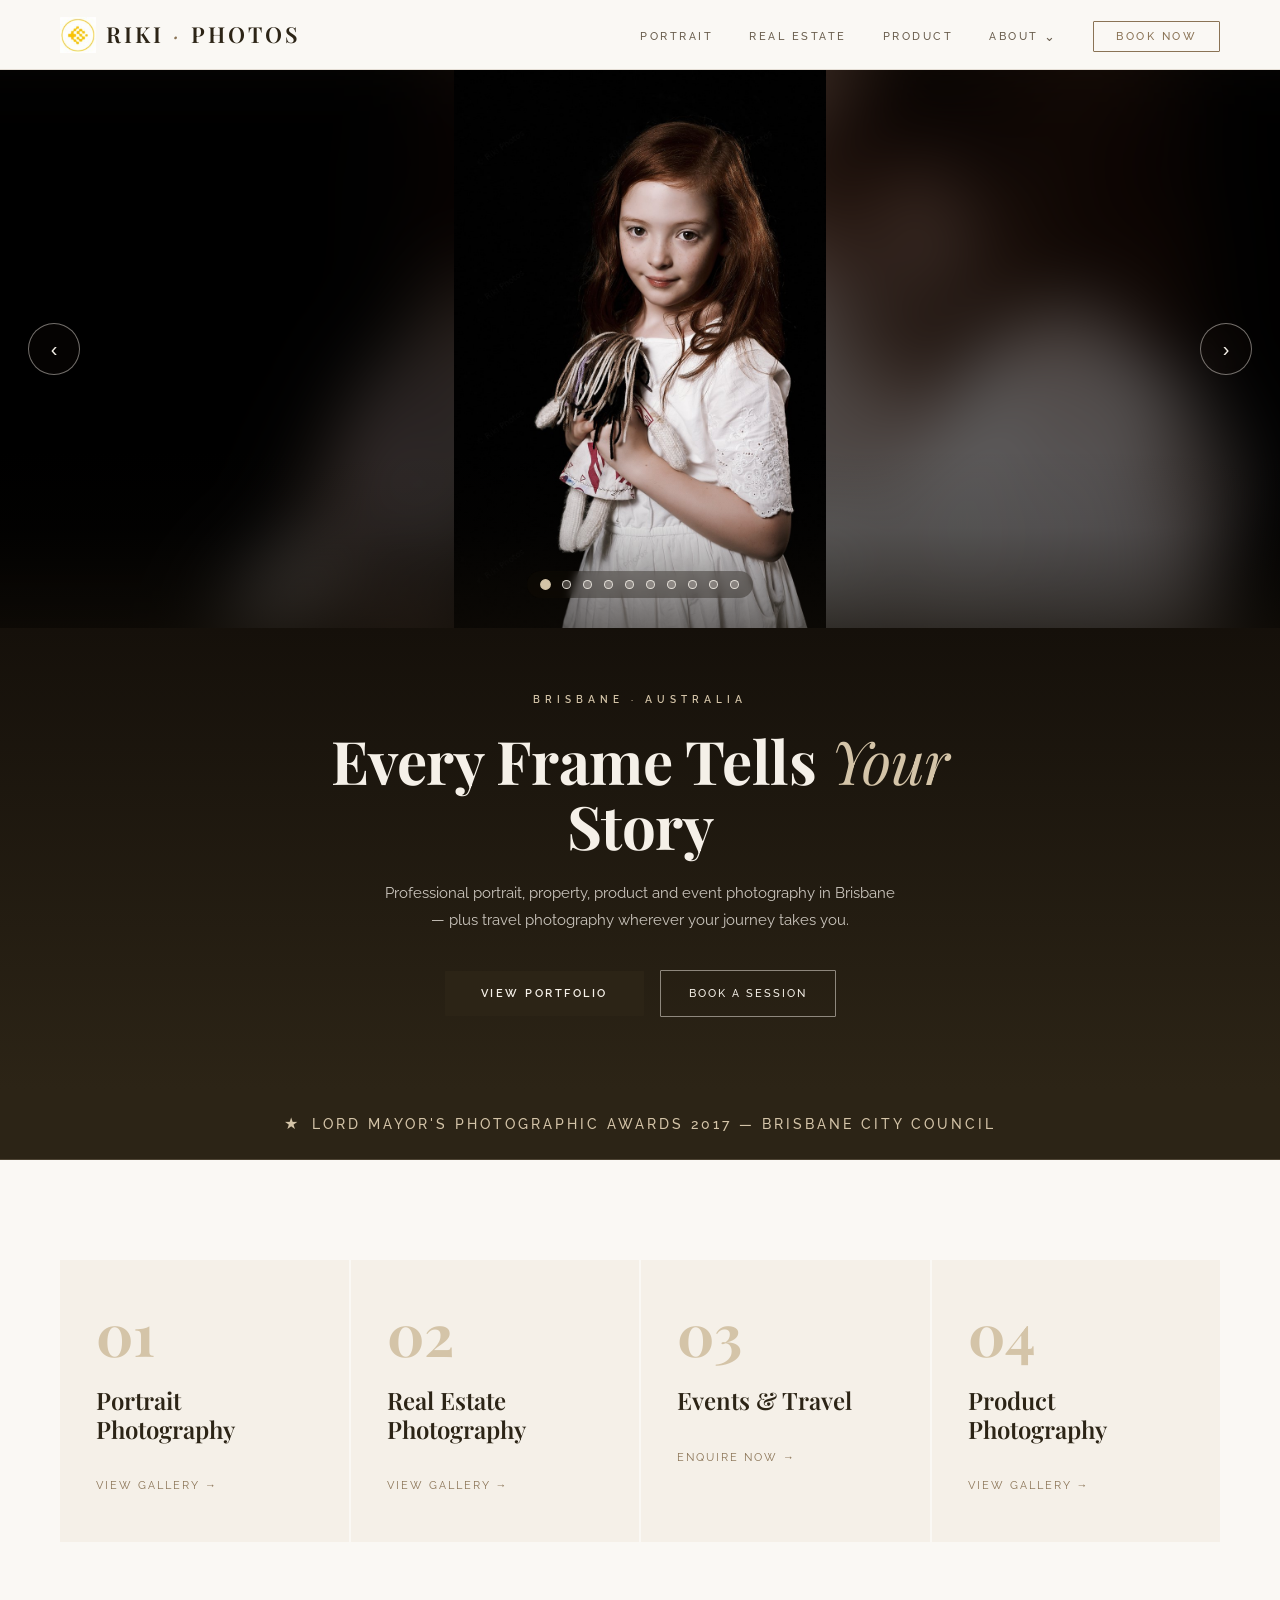
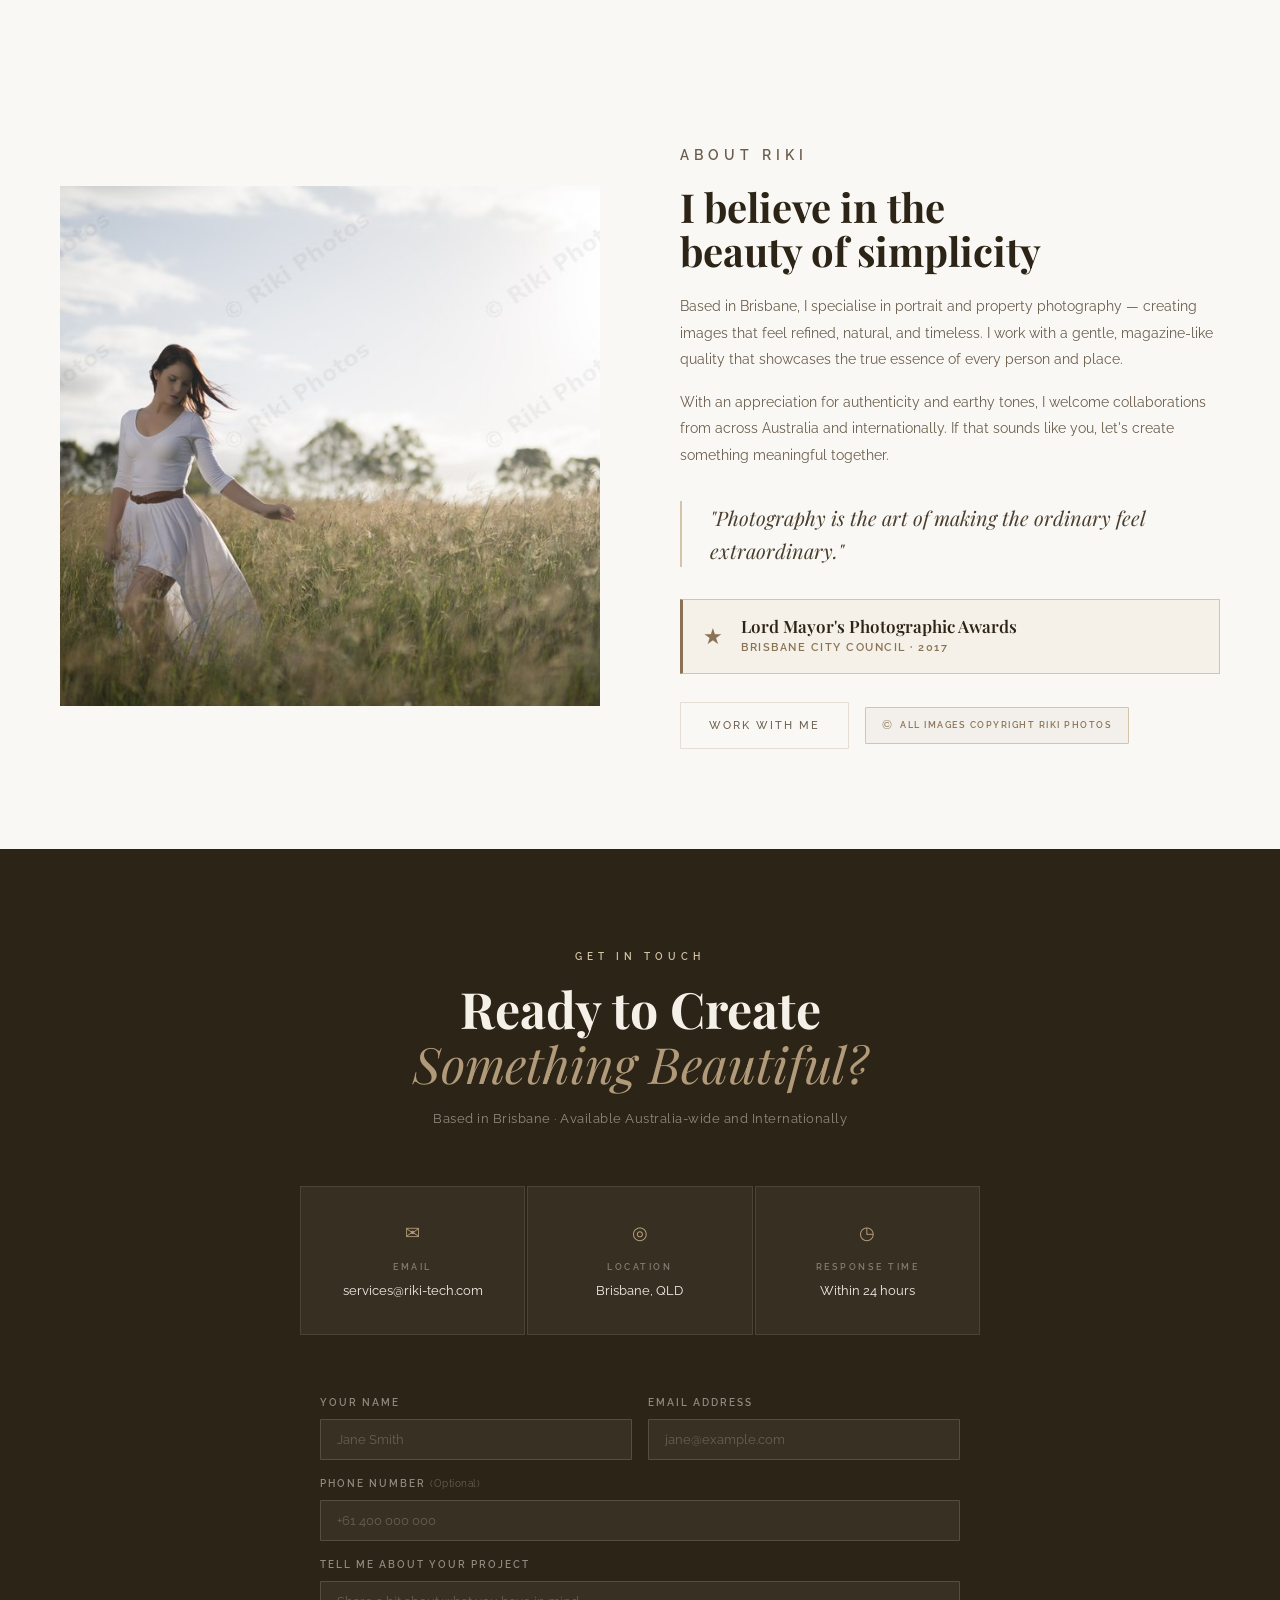
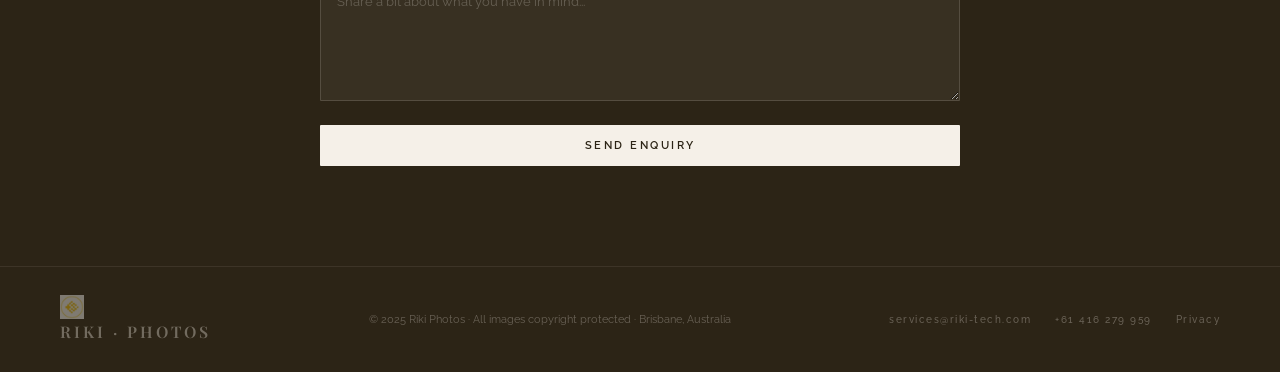
<file: index.html>
<!DOCTYPE html>
<html lang="en">
<head>
  <meta charset="UTF-8">
  <meta name="viewport" content="width=device-width, initial-scale=1.0">
  <meta name="description" content="Riki Photos — Professional portrait, property, product and event photography in Brisbane. Wedding, party & celebration photography plus travel photography Australia-wide and internationally.">
  <meta name="keywords" content="photography Brisbane, portrait photographer Brisbane, property photography Brisbane, event photographer Brisbane, wedding photography Brisbane, party photographer, travel photographer Australia">
  <meta name="author" content="Riki Photos">
  <meta property="og:title" content="Riki Photos — Brisbane Photography">
  <meta property="og:description" content="Professional portrait, property, product and event photography in Brisbane. Travel photography available worldwide.">
  <meta property="og:type" content="website">
  <meta property="og:url" content="https://rikiphotos.com/">
  <link rel="canonical" href="https://rikiphotos.com/">
  <title>Riki Photos — Portrait, Property & Event Photography Brisbane</title>
  <link rel="icon" type="image/x-icon" href="images/favicon.ico">
  <link rel="icon" type="image/png" sizes="32x32" href="images/favicon-32x32.png">
  <link rel="apple-touch-icon" sizes="180x180" href="images/apple-touch-icon.png">
  <style>
/* ═══════════════════════════════════════════════
   RIKI PHOTOS — Main Stylesheet
   Fonts: Playfair Display (headings) + Raleway (body)
   Theme: Warm cream / earthy gold
   © 2025 Riki Photos
═══════════════════════════════════════════════ */

/* ── RESET & VARIABLES ── */
*, *::before, *::after { margin: 0; padding: 0; box-sizing: border-box; }

:root {
  --cream:        #F5F0E8;
  --cream2:       #EDE8DF;
  --cream3:       #E4DDD1;
  --warm-white:   #FAF8F4;
  --gold:         #8A7355;
  --gold-light:   #B09A7A;
  --gold-pale:    #D4C4A8;
  --dark:         #2C2416;
  --mid:          #4A3F2F;
  --muted:        #6A5E4E;
  --light-muted:  #A89C8C;
  --border:       rgba(138, 115, 85, 0.2);
  --font-heading: 'Playfair Display', Georgia, serif;
  --font-body:    'Raleway', 'Helvetica Neue', sans-serif;
  --nav-h:        70px;
}

html { scroll-behavior: smooth; }

body {
  background: var(--warm-white);
  color: var(--dark);
  font-family: var(--font-body);
  font-weight: 400;
  line-height: 1.6;
  font-size: 15px;
  -webkit-font-smoothing: antialiased;
}

img {
  display: block;
  width: 100%;
  height: 100%;
  object-fit: cover;
  object-position: center;
  pointer-events: none;
  -webkit-user-drag: none;
  user-select: none;
  -webkit-user-select: none;
}

/* All photo containers must be positioned so img absolute works */
.hero-photo,
.hero-photo-sm,
.portfolio-item,
.travel-visual,
.about-visual {
  position: relative;
  overflow: hidden;
}

/* Images inside photo containers: absolutely fill the box */
.hero-photo > img,
.hero-photo-sm > img,
.portfolio-item > img,
.travel-visual > img,
.about-visual > img {
  position: absolute;
  inset: 0;
  width: 100%;
  height: 100%;
  object-fit: cover;
  object-position: center;
}

a { color: inherit; text-decoration: none; }

/* ── UTILITY ── */
.section-label {
  font-size: 10px;
  letter-spacing: 5px;
  text-transform: uppercase;
  color: var(--gold);
  margin-bottom: 16px;
  font-weight: 600;
  display: block;
}

.section-title {
  font-family: var(--font-heading);
  font-size: 44px;
  font-weight: 700;
  color: var(--dark);
  line-height: 1.1;
  margin-bottom: 60px;
}

.section-title.sm { font-size: 34px; margin-bottom: 0; }

.section-line {
  height: 0.5px;
  background: var(--border);
  margin: 0 60px;
}

/* ── BUTTONS ── */
.btn-primary {
  display: inline-block;
  background: var(--dark);
  color: var(--cream);
  border: none;
  padding: 14px 36px;
  font-family: var(--font-body);
  font-size: 11px;
  letter-spacing: 2.5px;
  text-transform: uppercase;
  cursor: pointer;
  font-weight: 600;
  border-radius: 1px;
  transition: background 0.3s;
  text-decoration: none;
}
.btn-primary:hover { background: var(--mid); }

.btn-ghost {
  display: inline-block;
  background: none;
  border: 0.5px solid var(--border);
  color: var(--muted);
  padding: 14px 28px;
  font-family: var(--font-body);
  font-size: 11px;
  letter-spacing: 2px;
  text-transform: uppercase;
  cursor: pointer;
  font-weight: 500;
  border-radius: 1px;
  transition: all 0.3s;
  text-decoration: none;
}
.btn-ghost:hover { border-color: var(--gold); color: var(--gold); }

.btn-text {
  display: inline-block;
  background: none;
  border: none;
  color: var(--muted);
  font-size: 11px;
  letter-spacing: 2px;
  text-transform: uppercase;
  cursor: pointer;
  font-family: var(--font-body);
  font-weight: 500;
  padding: 14px 0;
  border-bottom: 0.5px solid transparent;
  transition: all 0.3s;
  text-decoration: none;
}
.btn-text:hover { color: var(--dark); border-bottom-color: var(--dark); }

.btn-light {
  display: inline-block;
  background: var(--cream);
  color: var(--dark);
  border: none;
  padding: 14px 44px;
  font-family: var(--font-body);
  font-size: 11px;
  letter-spacing: 2.5px;
  text-transform: uppercase;
  cursor: pointer;
  font-weight: 600;
  border-radius: 1px;
  transition: background 0.3s;
  text-decoration: none;
}
.btn-light:hover { background: var(--gold-pale); }

/* Placeholder blocks (remove once real images are added) */
.img-placeholder {
  width: 100%;
  height: 100%;
  display: flex;
  align-items: center;
  justify-content: center;
  background: linear-gradient(140deg, #D4C9B5 0%, #C4B89E 50%, #B8A888 100%);
  position: relative;
}

.img-placeholder::after {
  content: attr(data-label);
  font-size: 9px;
  letter-spacing: 3px;
  text-transform: uppercase;
  color: rgba(44,36,22,0.3);
  font-weight: 500;
}

/* ── NAVIGATION ── */
#navbar {
  position: sticky;
  top: 0;
  z-index: 200;
  background: rgba(250, 248, 244, 0.97);
  backdrop-filter: blur(8px);
  -webkit-backdrop-filter: blur(8px);
  border-bottom: 0.5px solid var(--border);
  padding: 0 60px;
  display: flex;
  align-items: center;
  justify-content: space-between;
  height: var(--nav-h);
  transition: box-shadow 0.3s;
}

#navbar.scrolled { box-shadow: 0 1px 20px rgba(44,36,22,0.06); }

.logo {
  font-family: var(--font-heading);
  font-size: 22px;
  font-weight: 600;
  letter-spacing: 3px;
  color: var(--dark);
  text-transform: uppercase;
  flex-shrink: 0;
  display: flex;
  align-items: center;
  gap: 10px;
  text-decoration: none;
}
.logo-img {
  width: 36px;
  height: 36px;
  object-fit: contain;
  display: block;
  pointer-events: none;
  -webkit-user-drag: none;
}
.logo-dot { color: var(--gold); font-weight: 400; font-style: italic; }

.nav-links {
  display: flex;
  gap: 36px;
  list-style: none;
  align-items: center;
}

.nav-links a {
  color: var(--muted);
  font-size: 11px;
  letter-spacing: 2.5px;
  text-transform: uppercase;
  font-weight: 500;
  transition: color 0.3s;
  padding: 4px 0;
  position: relative;
}
.nav-links a::after {
  content: '';
  position: absolute;
  bottom: 0;
  left: 0;
  width: 0;
  height: 0.5px;
  background: var(--gold);
  transition: width 0.3s;
}
.nav-links a:hover { color: var(--dark); }
.nav-links a:hover::after { width: 100%; }

.nav-cta {
  border: 0.5px solid var(--gold) !important;
  padding: 8px 22px !important;
  color: var(--gold) !important;
  border-radius: 1px;
}
.nav-cta::after { display: none !important; }
.nav-cta:hover { background: var(--gold) !important; color: var(--cream) !important; }

.nav-toggle {
  display: none;
  flex-direction: column;
  gap: 5px;
  background: none;
  border: none;
  cursor: pointer;
  padding: 4px;
}
.nav-toggle span {
  display: block;
  width: 24px;
  height: 1px;
  background: var(--dark);
  transition: all 0.3s;
}

/* ── NAV DROPDOWN ── */
.has-dropdown { position: relative; }
.nav-dropdown-toggle {
  background: none;
  border: none;
  cursor: pointer;
  color: var(--muted);
  font-size: 11px;
  letter-spacing: 2.5px;
  text-transform: uppercase;
  font-weight: 500;
  font-family: var(--font-body);
  padding: 4px 0;
  display: inline-flex;
  align-items: center;
  gap: 5px;
  transition: color 0.3s;
}
.nav-dropdown-toggle:hover,
.nav-dropdown-toggle.active { color: var(--dark); }
.nav-caret { font-size: 13px; line-height: 1; transition: transform 0.3s; }
.nav-dropdown {
  list-style: none;
  position: absolute;
  top: 100%;
  left: 50%;
  transform: translateX(-50%) translateY(8px);
  background: var(--warm-white);
  border: 0.5px solid var(--border);
  padding: 8px 0;
  min-width: 150px;
  opacity: 0;
  visibility: hidden;
  transition: opacity 0.25s ease, transform 0.25s ease;
  box-shadow: 0 8px 30px rgba(44,36,22,0.10);
  z-index: 200;
}
.has-dropdown:hover .nav-dropdown {
  opacity: 1;
  visibility: visible;
  transform: translateX(-50%) translateY(2px);
}
.has-dropdown:hover .nav-caret { transform: rotate(180deg); }
.nav-dropdown li { width: 100%; }
.nav-dropdown a {
  display: block;
  padding: 9px 22px;
  font-size: 11px;
  letter-spacing: 2px;
  white-space: nowrap;
}
.nav-dropdown a::after { display: none; }


/* ── HERO CAROUSEL (full-width, image only) ── */
.hero {
  position: relative;
  height: 62vh;
  min-height: 420px;
  max-height: 680px;
  overflow: hidden;
  background: #1a140c;
}

.hero-carousel { position: absolute; inset: 0; }
.hero-slide {
  position: absolute;
  inset: 0;
  opacity: 0;
  transition: opacity 1.1s ease;
  background: #1a140c;
}
.hero-slide.active { opacity: 1; }
/* Blurred fill behind the contained photo for an elegant edge */
.hero-slide-bg {
  position: absolute; inset: 0;
  background-size: cover;
  background-position: center;
  filter: blur(34px) brightness(0.4) saturate(1.1);
  transform: scale(1.15);
}
.hero-slide-img {
  position: absolute; inset: 0;
  width: 100%; height: 100%;
  object-fit: contain;            /* whole photo always visible */
  object-position: center;
  z-index: 1;
  -webkit-user-drag: none;
  user-select: none;
}
/* Subtle bottom gradient so the dots stay visible on light photos */
.hero-scrim {
  position: absolute; inset: 0;
  z-index: 2;
  background: linear-gradient(to top, rgba(20,15,8,0.55) 0%, rgba(20,15,8,0.10) 18%, transparent 32%);
  pointer-events: none;
}

/* ── HERO TEXT BAND (below carousel) ── */
.hero-text {
  background: linear-gradient(to bottom, #15100a 0%, var(--dark) 100%);
  padding: 64px 64px 72px;
  text-align: center;
}
.hero-text-inner { max-width: 760px; margin: 0 auto; }
.hero-eyebrow {
  font-size: 10px;
  letter-spacing: 5px;
  text-transform: uppercase;
  color: var(--gold-pale);
  margin-bottom: 20px;
  font-weight: 600;
}
.hero-title {
  font-family: var(--font-heading);
  font-size: clamp(38px, 5vw, 60px);
  font-weight: 700;
  line-height: 1.08;
  color: var(--cream);
  margin-bottom: 22px;
  letter-spacing: -0.5px;
}
.hero-title em { font-style: italic; color: var(--gold-pale); font-weight: 400; }
.hero-sub {
  font-size: 15px;
  color: rgba(245,240,232,0.8);
  line-height: 1.8;
  max-width: 520px;
  margin: 0 auto 36px;
  font-weight: 400;
}
.hero-actions { display: flex; gap: 16px; align-items: center; justify-content: center; flex-wrap: wrap; }
.hero-text .btn-ghost { color: var(--cream); border-color: rgba(245,240,232,0.5); }
.hero-text .btn-ghost:hover { border-color: var(--gold-pale); color: var(--gold-pale); }

/* Arrows */
.hero-arrow {
  position: absolute;
  top: 50%;
  transform: translateY(-50%);
  z-index: 6;
  width: 52px; height: 52px;
  border-radius: 50%;
  border: 0.5px solid rgba(245,240,232,0.45);
  background: rgba(20,15,8,0.25);
  backdrop-filter: blur(6px);
  color: var(--cream);
  font-size: 20px;
  cursor: pointer;
  display: flex; align-items: center; justify-content: center;
  transition: background 0.25s ease, border-color 0.25s ease;
}
.hero-arrow:hover { background: rgba(138,115,85,0.55); border-color: var(--gold-pale); }
.hero-arrow.prev { left: 28px; }
.hero-arrow.next { right: 28px; }

/* Dots */
.hero-dots {
  position: absolute;
  z-index: 6;
  bottom: 30px;
  left: 50%;
  transform: translateX(-50%);
  display: flex;
  gap: 12px;
  background: rgba(20,15,8,0.35);
  backdrop-filter: blur(4px);
  padding: 9px 14px;
  border-radius: 30px;
}
.hero-dot {
  width: 9px; height: 9px;
  border-radius: 50%;
  border: 1px solid rgba(245,240,232,0.85);
  background: rgba(245,240,232,0.25);
  cursor: pointer;
  padding: 0;
  transition: background 0.25s ease, transform 0.25s ease;
}
.hero-dot.active { background: var(--gold-pale); border-color: var(--gold-pale); transform: scale(1.2); }

/* ── AWARD STRIP (below carousel) ── */
.award-strip {
  display: flex;
  align-items: center;
  justify-content: center;
  gap: 14px;
  padding: 22px 32px;
  background: var(--dark);
  border-bottom: 0.5px solid rgba(212,196,168,0.2);
}
.award-strip-icon { color: var(--gold-pale); font-size: 16px; }
.award-strip-text {
  font-size: 14px;
  letter-spacing: 3px;
  text-transform: uppercase;
  color: var(--gold-pale);
  font-weight: 500;
  text-align: center;
}

/* ── PROTECTION BAR ── */





/* ── SERVICES ── */
.services { padding: 100px 60px; background: var(--warm-white); }

.services-grid {
  display: grid;
  grid-template-columns: repeat(4, 1fr);
  gap: 2px;
}

.service-card {
  background: var(--cream);
  padding: 44px 36px;
  border-bottom: 2px solid transparent;
  transition: background 0.4s, border-color 0.4s;
}
.service-card { display: block; text-decoration: none; color: inherit; }
.service-go {
  display: inline-block;
  margin-top: 18px;
  font-size: 11px;
  letter-spacing: 2px;
  text-transform: uppercase;
  color: var(--gold);
  transition: color 0.25s ease, transform 0.25s ease;
}
.service-card:hover .service-go { color: var(--dark); transform: translateX(4px); }
.service-card:hover { background: var(--cream2); border-bottom-color: var(--gold); }
.service-card--static:hover { background: var(--cream); border-bottom-color: transparent; }
.service-card--static { cursor: default; }
.service-go--link:hover { color: var(--dark); }

.service-num {
  font-family: var(--font-heading);
  font-size: 58px;
  font-weight: 700;
  color: var(--gold-pale);
  line-height: 1;
  margin-bottom: 24px;
}

.service-name {
  font-family: var(--font-heading);
  font-size: 24px;
  font-weight: 600;
  color: var(--dark);
  margin-bottom: 16px;
  line-height: 1.2;
}

.service-desc {
  font-size: 13px;
  color: var(--muted);
  line-height: 1.85;
  margin-bottom: 28px;
}

.service-tags { display: flex; flex-wrap: wrap; gap: 7px; }
.tag {
  font-size: 9px;
  letter-spacing: 1.5px;
  text-transform: uppercase;
  color: var(--gold);
  border: 0.5px solid var(--gold-pale);
  padding: 4px 10px;
  border-radius: 1px;
  background: rgba(138, 115, 85, 0.04);
  font-weight: 600;
}

/* ── PORTFOLIO ── */
.portfolio { padding: 0 60px 100px; background: var(--warm-white); }

.portfolio-header {
  display: flex;
  justify-content: space-between;
  align-items: flex-end;
  margin-bottom: 36px;
  padding-top: 0;
  margin-top: 0;
}

.portfolio-grid {
  display: grid;
  grid-template-columns: 1.4fr 1fr 1fr;
  grid-template-rows: 270px 270px;
  gap: 3px;
}

.portfolio-item {
  position: relative;
  overflow: hidden;
  cursor: pointer;
}
.portfolio-item.span2 { grid-row: span 2; }

.portfolio-placeholder {
  width: 100%;
  height: 100%;
  transition: transform 0.6s ease;
}
.portfolio-item:hover .portfolio-placeholder { transform: scale(1.04); }
.portfolio-item:hover img {
  transform: scale(1.04);
  transition: transform 0.6s ease;
}

.portfolio-label {
  position: absolute;
  bottom: 0; left: 0; right: 0;
  padding: 20px 16px 14px;
  background: linear-gradient(to top, rgba(245,240,232,0.92) 0%, transparent 100%);
  font-size: 10px;
  letter-spacing: 2px;
  text-transform: uppercase;
  color: var(--mid);
  opacity: 0;
  transition: opacity 0.3s;
  font-weight: 500;
  z-index: 15;
}
.portfolio-item:hover .portfolio-label { opacity: 1; }

/* ── TRAVEL ── */
.travel-section { padding: 100px 60px; background: var(--cream); }

.travel-inner {
  display: grid;
  grid-template-columns: 1fr 1fr;
  gap: 80px;
  align-items: center;
}

.travel-visual {
  height: 480px;
  position: relative;
  overflow: hidden;
}
.travel-placeholder { height: 100%; }

.travel-cities {
  position: absolute;
  bottom: 24px; left: 24px; right: 24px;
  display: flex;
  gap: 8px;
  flex-wrap: wrap;
  z-index: 20;
}
.city-pill {
  background: rgba(250, 248, 244, 0.8);
  border: 0.5px solid rgba(138, 115, 85, 0.3);
  padding: 5px 12px;
  font-size: 9px;
  letter-spacing: 2px;
  text-transform: uppercase;
  color: var(--mid);
  border-radius: 100px;
  font-weight: 600;
}

.travel-content .section-title { font-size: 40px; margin-bottom: 24px; }

.travel-content > p {
  font-size: 14px;
  color: var(--muted);
  line-height: 1.9;
  margin-bottom: 28px;
}

.bullet-list {
  list-style: none;
  display: flex;
  flex-direction: column;
  gap: 14px;
  margin-bottom: 36px;
}
.bullet-list li {
  padding-left: 20px;
  position: relative;
  font-size: 13px;
  color: var(--muted);
  line-height: 1.7;
}
.bullet-list li::before {
  content: '—';
  position: absolute;
  left: 0;
  color: var(--gold);
  font-weight: 600;
}

/* ── ABOUT ── */
.about-section {
  padding: 100px 60px;
  background: var(--warm-white);
  display: grid;
  grid-template-columns: 1fr 1fr;
  gap: 80px;
  align-items: center;
}

.about-visual {
  height: 520px;
  position: relative;
  overflow: hidden;
}
.about-placeholder { height: 100%; background: linear-gradient(160deg, #C8BEA8 0%, #BEB49E 60%, #B0A890 100%); }

.about-content .section-title { font-size: 40px; margin-bottom: 20px; }

.about-content > p {
  font-size: 14px;
  color: var(--muted);
  line-height: 1.9;
  margin-bottom: 16px;
}

.quote-block {
  border-left: 2px solid var(--gold-pale);
  padding-left: 28px;
  margin: 32px 0;
  border-radius: 0;
}
.quote-text {
  font-family: var(--font-heading);
  font-size: 20px;
  font-style: italic;
  font-weight: 400;
  color: var(--mid);
  line-height: 1.65;
}

.about-actions {
  display: flex;
  gap: 16px;
  align-items: center;
  flex-wrap: wrap;
  margin-top: 28px;
}

.ip-badge {
  display: flex;
  align-items: center;
  gap: 8px;
  background: rgba(138, 115, 85, 0.06);
  border: 0.5px solid var(--gold-pale);
  padding: 8px 16px;
  border-radius: 1px;
}
.ip-badge-icon { font-size: 12px; color: var(--gold); }
.ip-badge-text {
  font-size: 9px;
  letter-spacing: 1.5px;
  text-transform: uppercase;
  color: var(--gold);
  font-weight: 600;
}

/* ── PROCESS ── */
.process-section { padding: 80px 60px; background: var(--cream); }
.process-header { margin-bottom: 0; }
.process-header .section-title { font-size: 40px; margin-bottom: 0; }

.process-steps {
  display: grid;
  grid-template-columns: repeat(4, 1fr);
  border-top: 0.5px solid var(--border);
  margin-top: 56px;
}

.process-step {
  padding: 36px 28px 36px 0;
  border-right: 0.5px solid var(--border);
}
.process-step:last-child { border-right: none; }
.process-step:not(:first-child) { padding-left: 28px; padding-right: 0; }

.step-num {
  font-family: var(--font-heading);
  font-size: 46px;
  font-weight: 700;
  color: var(--gold-pale);
  line-height: 1;
  margin-bottom: 18px;
}
.step-title {
  font-family: var(--font-heading);
  font-size: 19px;
  color: var(--dark);
  margin-bottom: 10px;
  font-weight: 600;
}
.step-desc { font-size: 12px; color: var(--muted); line-height: 1.8; }

/* ── CONTACT ── */
.contact-section {
  padding: 100px 60px;
  background: var(--dark);
  text-align: center;
}
.contact-section .section-label { color: var(--gold-pale); }

.contact-title {
  font-family: var(--font-heading);
  font-size: 50px;
  font-weight: 700;
  color: var(--cream);
  margin-bottom: 18px;
  line-height: 1.1;
}
.contact-title em { color: var(--gold-light); font-style: italic; font-weight: 400; }

.contact-sub {
  font-size: 13px;
  color: rgba(245, 240, 232, 0.5);
  margin-bottom: 56px;
  letter-spacing: 0.5px;
}

.contact-grid {
  display: grid;
  grid-template-columns: repeat(3, 1fr);
  gap: 2px;
  max-width: 680px;
  margin: 0 auto 60px;
}
.contact-card {
  background: rgba(245, 240, 232, 0.05);
  border: 0.5px solid rgba(245, 240, 232, 0.1);
  padding: 32px 20px;
  display: flex;
  flex-direction: column;
  align-items: center;
}
.contact-icon { font-size: 18px; color: var(--gold-light); margin-bottom: 12px; }
.contact-card-label {
  font-size: 9px;
  letter-spacing: 2.5px;
  text-transform: uppercase;
  color: rgba(245, 240, 232, 0.4);
  margin-bottom: 7px;
  font-weight: 600;
}
.contact-card-val { font-size: 13px; color: var(--cream); }
a.contact-card-val:hover { color: var(--gold-light); }

/* CONTACT FORM */
.contact-form {
  max-width: 640px;
  margin: 0 auto;
  text-align: left;
}
.form-row { display: grid; grid-template-columns: 1fr 1fr; gap: 16px; }
.form-group { display: flex; flex-direction: column; margin-bottom: 16px; }

.form-group label {
  font-size: 10px;
  letter-spacing: 2px;
  text-transform: uppercase;
  color: rgba(245, 240, 232, 0.5);
  margin-bottom: 8px;
  font-weight: 600;
}
.label-optional {
  color: rgba(245, 240, 232, 0.3);
  font-weight: 400;
  text-transform: none;
  letter-spacing: 0.5px;
}

.form-group input,
.form-group select,
.form-group textarea {
  background: rgba(245, 240, 232, 0.06);
  border: 0.5px solid rgba(245, 240, 232, 0.15);
  color: var(--cream);
  padding: 12px 16px;
  font-family: var(--font-body);
  font-size: 13px;
  font-weight: 400;
  border-radius: 1px;
  outline: none;
  transition: border-color 0.3s;
  width: 100%;
}
.form-group input::placeholder,
.form-group textarea::placeholder { color: rgba(245, 240, 232, 0.25); }
.form-group input:focus,
.form-group select:focus,
.form-group textarea:focus { border-color: rgba(201, 169, 110, 0.5); }
.form-group select option { background: var(--dark); color: var(--cream); }
.form-group textarea { resize: vertical; min-height: 120px; }

.contact-form .btn-light { margin-top: 8px; width: 100%; text-align: center; }

.form-success {
  display: none;
  text-align: center;
  padding: 24px;
  background: rgba(245, 240, 232, 0.06);
  border: 0.5px solid rgba(245, 240, 232, 0.15);
  color: var(--cream);
  font-size: 14px;
  letter-spacing: 0.5px;
  margin-top: 16px;
}

/* ── FOOTER ── */
footer {
  padding: 28px 60px;
  background: var(--dark);
  border-top: 0.5px solid rgba(245, 240, 232, 0.08);
  display: flex;
  justify-content: space-between;
  align-items: center;
  flex-wrap: wrap;
  gap: 16px;
}
.footer-logo {
  font-family: var(--font-heading);
  font-size: 16px;
  letter-spacing: 3px;
  color: rgba(245, 240, 232, 0.35);
  text-transform: uppercase;
  font-weight: 600;
}
.footer-copy { font-size: 11px; color: rgba(245, 240, 232, 0.3); }
.footer-links { display: flex; gap: 24px; flex-wrap: wrap; justify-content: center; }
.footer-links a {
  font-size: 10px;
  letter-spacing: 1.5px;
  text-transform: none;
  color: rgba(245, 240, 232, 0.3);
  font-weight: 500;
  transition: color 0.3s;
}
.footer-links a:hover { color: var(--gold-light); }

/* ── AWARD ELEMENTS ── */
.hero-award {
  display: flex;
  align-items: center;
  gap: 10px;
  margin-bottom: 24px;
  padding: 8px 14px;
  background: rgba(138,115,85,0.07);
  border: 0.5px solid var(--gold-pale);
  border-radius: 1px;
  width: fit-content;
}
.hero-award-icon {
  color: var(--gold);
  font-size: 13px;
  flex-shrink: 0;
}
.hero-award-text {
  font-size: 10px;
  letter-spacing: 1.5px;
  text-transform: uppercase;
  color: var(--gold);
  font-weight: 600;
  line-height: 1.4;
}

.award-block {
  display: flex;
  align-items: center;
  gap: 18px;
  background: var(--cream);
  border: 0.5px solid var(--gold-pale);
  border-left: 3px solid var(--gold);
  padding: 16px 20px;
  margin-bottom: 28px;
  border-radius: 1px;
}
.award-icon {
  font-size: 22px;
  color: var(--gold);
  flex-shrink: 0;
  line-height: 1;
}
.award-body {
  display: flex;
  flex-direction: column;
  gap: 3px;
}
.award-title {
  font-family: var(--font-heading);
  font-size: 17px;
  font-weight: 600;
  color: var(--dark);
  line-height: 1.2;
}
.award-org {
  font-size: 11px;
  letter-spacing: 1.5px;
  text-transform: uppercase;
  color: var(--gold);
  font-weight: 600;
}

/* ── PACKAGES ── */
.packages-section { padding: 80px 60px 100px; background: var(--warm-white); }

.packages-header { margin-bottom: 56px; }
.packages-header .section-title { font-size: 40px; margin-bottom: 0; }

.packages-grid {
  display: grid;
  grid-template-columns: repeat(3, 1fr);
  gap: 2px;
  margin-bottom: 28px;
}

.package-card {
  background: var(--cream);
  padding: 44px 36px;
  display: flex;
  flex-direction: column;
  gap: 0;
  position: relative;
  border-bottom: 2px solid transparent;
  transition: background 0.4s, border-color 0.4s;
}
.package-card:hover { background: var(--cream2); border-bottom-color: var(--gold-pale); }

.package-card--featured {
  background: var(--dark);
  border-bottom-color: var(--gold) !important;
}
.package-card--featured:hover { background: var(--mid); }

.pkg-badge {
  position: absolute;
  top: 0; left: 0; right: 0;
  background: var(--gold);
  color: var(--cream);
  font-size: 9px;
  letter-spacing: 2.5px;
  text-transform: uppercase;
  font-weight: 600;
  text-align: center;
  padding: 6px;
}

.pkg-eyebrow {
  font-size: 9px;
  letter-spacing: 4px;
  text-transform: uppercase;
  color: var(--gold);
  font-weight: 600;
  margin-bottom: 12px;
  margin-top: 24px;
}
.package-card--featured .pkg-eyebrow { color: var(--gold-light); }

.pkg-name {
  font-family: var(--font-heading);
  font-size: 30px;
  font-weight: 700;
  color: var(--dark);
  margin-bottom: 12px;
  line-height: 1.1;
}
.package-card--featured .pkg-name { color: var(--cream); }

.pkg-ideal {
  font-size: 12px;
  color: var(--light-muted);
  line-height: 1.6;
  margin-bottom: 24px;
  font-style: italic;
  border-bottom: 0.5px solid var(--border);
  padding-bottom: 20px;
}
.package-card--featured .pkg-ideal { color: rgba(245,240,232,0.45); border-bottom-color: rgba(245,240,232,0.1); }

.pkg-list {
  list-style: none;
  display: flex;
  flex-direction: column;
  gap: 10px;
  margin-bottom: 32px;
  flex: 1;
}
.pkg-list li {
  font-size: 13px;
  color: var(--muted);
  padding-left: 18px;
  position: relative;
  line-height: 1.6;
}
.pkg-list li::before {
  content: '✓';
  position: absolute;
  left: 0;
  color: var(--gold);
  font-weight: 600;
  font-size: 11px;
}
.package-card--featured .pkg-list li { color: rgba(245,240,232,0.65); }
.package-card--featured .pkg-list li::before { color: var(--gold-light); }

.package-card .btn-ghost { align-self: flex-start; }
.package-card--featured .btn-primary { align-self: flex-start; }
.package-card--featured .btn-ghost {
  border-color: rgba(245,240,232,0.3);
  color: rgba(245,240,232,0.7);
}
.package-card--featured .btn-ghost:hover {
  border-color: var(--gold-light);
  color: var(--gold-light);
}

.packages-note {
  font-size: 12px;
  color: var(--light-muted);
  text-align: center;
  letter-spacing: 0.3px;
}
.packages-note a { color: var(--gold); border-bottom: 0.5px solid var(--gold-pale); }

/* bullet-list strong */
.bullet-list li strong { color: var(--dark); font-weight: 600; }

/* ── RESPONSIVE ── */
@media (max-width: 1024px) {
  .hero-title { font-size: 48px; }
  .section-title { font-size: 36px; }
  .services-grid { grid-template-columns: 1fr 1fr; }
  .travel-inner,
  .about-section { grid-template-columns: 1fr; gap: 48px; }
  .about-visual { height: 360px; }
  .travel-visual { height: 360px; }
  .process-steps { grid-template-columns: 1fr 1fr; }
  .process-step:nth-child(2) { border-right: none; }
  .process-step:nth-child(3),
  .process-step:nth-child(4) { border-top: 0.5px solid var(--border); }
  .packages-grid { grid-template-columns: 1fr; gap: 2px; }
  .package-card--featured { order: -1; }
}

@media (max-width: 768px) {
  :root { --nav-h: 60px; }

  .services-grid { grid-template-columns: 1fr; }
  #navbar { padding: 0 24px; }
  .nav-links { display: none; flex-direction: column; gap: 0; position: absolute; top: var(--nav-h); left: 0; right: 0; background: var(--warm-white); border-bottom: 0.5px solid var(--border); padding: 16px 0; }
  .nav-links.open { display: flex; }
  .nav-links li { width: 100%; }
  .nav-links a { display: block; padding: 12px 24px; font-size: 12px; }
  .nav-cta { margin: 8px 24px; display: inline-block !important; }
  .nav-toggle { display: flex; }
  .has-dropdown { width: 100%; }
  .nav-dropdown-toggle { display: block; width: 100%; text-align: left; padding: 12px 24px; font-size: 12px; }
  .nav-dropdown {
    position: static;
    transform: none;
    opacity: 1;
    visibility: visible;
    border: none;
    box-shadow: none;
    background: var(--cream);
    padding: 0;
    min-width: 0;
    display: none;
  }
  .has-dropdown.open .nav-dropdown { display: block; }
  .has-dropdown.open .nav-caret { transform: rotate(180deg); }
  .nav-dropdown a { padding: 10px 40px; }


  .hero { min-height: auto; height: 46vh; max-height: 420px; }
  .hero-text { padding: 44px 24px 52px; }
  .hero-title { font-size: 34px; }
  .hero-sub { font-size: 14px; }
  .award-strip { padding: 16px 20px; }
  .award-strip-text { font-size: 11px; letter-spacing: 1.5px; }
  .hero-arrow { width: 42px; height: 42px; font-size: 18px; }
  .hero-arrow.prev { left: 14px; }
  .hero-arrow.next { right: 14px; }

  .section-line { margin: 0 24px; }
  .services { padding: 60px 24px; }
  .portfolio { padding: 0 24px 60px; }
  .portfolio-grid { grid-template-columns: 1fr 1fr; grid-template-rows: auto; }
  .portfolio-item.span2 { grid-row: span 1; grid-column: span 2; height: 220px; }
  .portfolio-item { height: 160px; }
  .travel-section,
  .about-section,
  .process-section { padding: 60px 24px; }
  .about-section { display: block; }
  .about-visual { margin-bottom: 40px; }
  .process-steps { grid-template-columns: 1fr; }
  .process-step,
  .process-step:not(:first-child) { padding: 28px 0; border-right: none; border-top: 0.5px solid var(--border); }
  .packages-section { padding: 60px 24px; }
  .contact-section { padding: 60px 24px; }
  .contact-grid { grid-template-columns: 1fr; max-width: 100%; }
  .form-row { grid-template-columns: 1fr; }
  footer { padding: 24px; flex-direction: column; text-align: center; gap: 12px; }
  
  
  .contact-title { font-size: 36px; }
}

@media (max-width: 480px) {
  .hero-title { font-size: 34px; }
  .section-title { font-size: 28px; }
  .hero-actions { flex-direction: column; align-items: flex-start; }
}


/* ── GLOBAL IMAGE / PAGE PROTECTION ── */
body {
  -webkit-user-select: none;
  -moz-user-select: none;
  -ms-user-select: none;
  user-select: none;
}
/* keep form fields usable */
input, textarea, select { -webkit-user-select: text; -moz-user-select: text; -ms-user-select: text; user-select: text; }
img {
  -webkit-user-drag: none;
  -khtml-user-drag: none;
  -moz-user-drag: none;
  -o-user-drag: none;
  user-drag: none;
  -webkit-touch-callout: none;
  pointer-events: none;
}
/* re-enable clicks where needed (lightbox + gallery handled via wrappers) */
.gallery-item img, .hero-slide-img, .lightbox img, .logo-img, a img { pointer-events: auto; }

  </style>
  <link rel="preconnect" href="https://fonts.googleapis.com">
  <link rel="preconnect" href="https://fonts.gstatic.com" crossorigin>
  <link href="https://fonts.googleapis.com/css2?family=Playfair+Display:ital,wght@0,400;0,500;0,600;0,700;1,400;1,500;1,600&family=Raleway:wght@300;400;500;600&display=swap" rel="stylesheet">
  <script type="application/ld+json">
  {
    "@context": "https://schema.org",
    "@type": "ProfessionalService",
    "@id": "https://rikiphotos.com/#business",
    "name": "Riki Photos",
    "description": "Professional portrait, property, and events & travel photography based in Brisbane, Australia.",
    "url": "https://rikiphotos.com/",
    "image": "https://rikiphotos.com/images/portraitdog.jpg",
    "telephone": "+61416279959",
    "priceRange": "$$",
    "address": {
      "@type": "PostalAddress",
      "addressLocality": "Brisbane",
      "addressRegion": "QLD",
      "addressCountry": "AU"
    },
    "areaServed": {
      "@type": "City",
      "name": "Brisbane"
    },
    "geo": {
      "@type": "GeoCoordinates",
      "latitude": -27.4705,
      "longitude": 153.0260
    },
    "openingHoursSpecification": [
      {
        "@type": "OpeningHoursSpecification",
        "dayOfWeek": ["Monday", "Tuesday", "Wednesday", "Thursday", "Friday", "Saturday"],
        "opens": "09:00",
        "closes": "18:00"
      }
    ],
    "sameAs": [],
    "hasOfferCatalog": {
      "@type": "OfferCatalog",
      "name": "Photography Services",
      "itemListElement": [
        {
          "@type": "Offer",
          "itemOffered": {
            "@type": "Service",
            "name": "Portrait Photography",
            "description": "Professional portrait photography in Brisbane."
          }
        },
        {
          "@type": "Offer",
          "itemOffered": {
            "@type": "Service",
            "name": "Real Estate Photography",
            "description": "Property and real estate photography in Brisbane."
          }
        },
        {
          "@type": "Offer",
          "itemOffered": {
            "@type": "Service",
            "name": "Product Photography",
            "description": "Professional product photography in Brisbane."
          }
        },
        {
          "@type": "Offer",
          "itemOffered": {
            "@type": "Service",
            "name": "Events & Travel Photography",
            "description": "Event and travel photography services."
          }
        }
      ]
    }
  }
  </script>
</head>
<body>

  <!-- ── NAVIGATION ── -->
  <nav id="navbar">
    <a href="#home" class="logo">
      <img src="images/logo.png" alt="Riki Photos Logo" class="logo-img">
      <span>RIKI<span class="logo-dot"> · </span>PHOTOS</span>
    </a>
    <button class="nav-toggle" aria-label="Toggle menu" aria-expanded="false">
      <span></span><span></span><span></span>
    </button>
    <ul class="nav-links">
      <li><a href="portrait.html">Portrait</a></li>
      <li><a href="realestate.html">Real Estate</a></li>
      <li><a href="product.html">Product</a></li>
      <li class="has-dropdown">
        <button class="nav-dropdown-toggle" aria-expanded="false" aria-haspopup="true">About <span class="nav-caret">⌄</span></button>
        <ul class="nav-dropdown">
          <li><a href="about.html">About</a></li>
          <li><a href="privacy.html">Privacy</a></li>
        </ul>
      </li>
      <li><a href="#contact" class="nav-cta">Book Now</a></li>
    </ul>
  </nav>

  <!-- ── HERO CAROUSEL ── -->
  <section class="hero" id="home">
    <div class="hero-carousel" id="heroCarousel">
      <div class="hero-slide active">
        <div class="hero-slide-bg" style="background-image:url('images/portrait/portrait-girl-studio.jpg')"></div>
        <img class="hero-slide-img" src="images/portrait/portrait-girl-studio.jpg" alt="Portrait photography by Riki Photos" loading="eager">
      </div>
      <div class="hero-slide">
        <div class="hero-slide-bg" style="background-image:url('images/portrait/portrait-redgirl_light.jpg')"></div>
        <img class="hero-slide-img" src="images/portrait/portrait-redgirl_light.jpg" alt="Studio portrait — Riki Photos" loading="lazy">
      </div>
      <div class="hero-slide">
        <div class="hero-slide-bg" style="background-image:url('images/portrait/portrait-girl-roses_light.jpg')"></div>
        <img class="hero-slide-img" src="images/portrait/portrait-girl-roses_light.jpg" alt="Floral portrait — Riki Photos" loading="lazy">
      </div>
      <div class="hero-slide">
        <div class="hero-slide-bg" style="background-image:url('images/portrait/ballet-blue-studio_light.jpg')"></div>
        <img class="hero-slide-img" src="images/portrait/ballet-blue-studio_light.jpg" alt="Ballet portrait — Riki Photos" loading="lazy">
      </div>
      <div class="hero-slide">
        <div class="hero-slide-bg" style="background-image:url('images/portrait/portrait-field_light.jpg')"></div>
        <img class="hero-slide-img" src="images/portrait/portrait-field_light.jpg" alt="Outdoor portrait — Riki Photos" loading="lazy">
      </div>
      <div class="hero-slide">
        <div class="hero-slide-bg" style="background-image:url('images/portrait/portrait-horse_light.jpg')"></div>
        <img class="hero-slide-img" src="images/portrait/portrait-horse_light.jpg" alt="Portrait with companion — Riki Photos" loading="lazy">
      </div>
      <div class="hero-slide">
        <div class="hero-slide-bg" style="background-image:url('images/07085.jpg')"></div>
        <img class="hero-slide-img" src="images/07085.jpg" alt="Photography by Riki Photos" loading="lazy">
      </div>
      <div class="hero-slide">
        <div class="hero-slide-bg" style="background-image:url('images/DSC07328.jpg')"></div>
        <img class="hero-slide-img" src="images/DSC07328.jpg" alt="Photography by Riki Photos" loading="lazy">
      </div>
      <div class="hero-slide">
        <div class="hero-slide-bg" style="background-image:url('images/fruit.jpg')"></div>
        <img class="hero-slide-img" src="images/fruit.jpg" alt="Still life photography — Riki Photos" loading="lazy">
      </div>
      <div class="hero-slide">
        <div class="hero-slide-bg" style="background-image:url('images/shrimp.jpg')"></div>
        <img class="hero-slide-img" src="images/shrimp.jpg" alt="Food photography — Riki Photos" loading="lazy">
      </div>
    </div>

    <div class="hero-scrim"></div>

    <button class="hero-arrow prev" id="heroPrev" aria-label="Previous slide">&#8249;</button>
    <button class="hero-arrow next" id="heroNext" aria-label="Next slide">&#8250;</button>

    <div class="hero-dots" id="heroDots"></div>
  </section>

  <!-- ── HERO TEXT (below carousel) ── -->
  <div class="hero-text">
    <div class="hero-text-inner">
      <p class="hero-eyebrow">Brisbane · Australia</p>
      <h1 class="hero-title">Every Frame Tells <em>Your</em> Story</h1>
      <p class="hero-sub">Professional portrait, property, product and event photography in Brisbane — plus travel photography wherever your journey takes you.</p>
      <div class="hero-actions">
        <a href="portrait.html" class="btn-primary">View Portfolio</a>
        <a href="#contact" class="btn-ghost">Book a Session</a>
      </div>
    </div>
  </div>

  <!-- ── AWARD STRIP ── -->
  <div class="award-strip">
    <span class="award-strip-icon">★</span>
    <span class="award-strip-text">Lord Mayor's Photographic Awards 2017 &mdash; Brisbane City Council</span>
  </div>

  <!-- ── SERVICES ── -->
  <section class="services">
    <div class="services-grid">

      <a class="service-card" href="portrait.html">
        <div class="service-num">01</div>
        <h3 class="service-name">Portrait Photography</h3>
        <span class="service-go">View Gallery →</span>
      </a>

      <a class="service-card" href="realestate.html">
        <div class="service-num">02</div>
        <h3 class="service-name">Real Estate Photography</h3>
        <span class="service-go">View Gallery →</span>
      </a>

      <div class="service-card service-card--static">
        <div class="service-num">03</div>
        <h3 class="service-name">Events &amp; Travel</h3>
        <a href="#contact" class="service-go service-go--link">Enquire Now →</a>
      </div>

      <a class="service-card" href="product.html">
        <div class="service-num">04</div>
        <h3 class="service-name">Product Photography</h3>
        <span class="service-go">View Gallery →</span>
      </a>

    </div>
  </section>

  <!-- ── ABOUT ── -->
  <section class="about-section" id="about">
    <div class="about-visual">
      <img src="images/portrait/portrait-field_light.jpg" alt="Riki - Professional Photographer Brisbane" loading="lazy">
    </div>
    <div class="about-content">
      <p class="section-label">About Riki</p>
      <h2 class="section-title">I believe in the<br>beauty of simplicity</h2>
      <p>Based in Brisbane, I specialise in portrait and property photography — creating images that feel refined, natural, and timeless. I work with a gentle, magazine-like quality that showcases the true essence of every person and place.</p>
      <p>With an appreciation for authenticity and earthy tones, I welcome collaborations from across Australia and internationally. If that sounds like you, let's create something meaningful together.</p>
      <blockquote class="quote-block">
        <p class="quote-text">"Photography is the art of making the ordinary feel extraordinary."</p>
      </blockquote>
      <div class="award-block">
        <div class="award-icon">★</div>
        <div class="award-body">
          <span class="award-title">Lord Mayor's Photographic Awards</span>
          <span class="award-org">Brisbane City Council · 2017</span>
        </div>
      </div>
      <div class="about-actions">
        <a href="#contact" class="btn-ghost">Work With Me</a>
        <div class="ip-badge">
          <span class="ip-badge-icon">©</span>
          <span class="ip-badge-text">All images copyright Riki Photos</span>
        </div>
      </div>
    </div>
  </section>

  <!-- ── CONTACT ── -->
  <section class="contact-section" id="contact">
    <p class="section-label">Get In Touch</p>
    <h2 class="contact-title">Ready to Create<br><em>Something Beautiful?</em></h2>
    <p class="contact-sub">Based in Brisbane · Available Australia-wide and Internationally</p>
    <div class="contact-grid">
      <div class="contact-card">
        <span class="contact-icon" aria-hidden="true">✉</span>
        <span class="contact-card-label">Email</span>
        <a href="mailto:services@riki-tech.com" class="contact-card-val">services@riki-tech.com</a>
      </div>
      <div class="contact-card">
        <span class="contact-icon" aria-hidden="true">◎</span>
        <span class="contact-card-label">Location</span>
        <span class="contact-card-val">Brisbane, QLD</span>
      </div>
      <div class="contact-card">
        <span class="contact-icon" aria-hidden="true">◷</span>
        <span class="contact-card-label">Response Time</span>
        <span class="contact-card-val">Within 24 hours</span>
      </div>
    </div>

    <form class="contact-form" id="contactForm" novalidate>
      <div class="form-row">
        <div class="form-group">
          <label for="name">Your Name</label>
          <input type="text" id="name" name="name" placeholder="Jane Smith" required>
        </div>
        <div class="form-group">
          <label for="email">Email Address</label>
          <input type="email" id="email" name="email" placeholder="jane@example.com" required>
        </div>
      </div>
      <div class="form-group">
        <label for="phone">Phone Number <span class="label-optional">(Optional)</span></label>
        <input type="tel" id="phone" name="phone" placeholder="+61 400 000 000">
      </div>
      <div class="form-group">
        <label for="message">Tell Me About Your Project</label>
        <textarea id="message" name="message" rows="4" placeholder="Share a bit about what you have in mind..." required></textarea>
      </div>
      <button type="submit" class="btn-light">Send Enquiry</button>
    </form>
  </section>

  <!-- ── FOOTER ── -->
  <footer>
    <div class="footer-logo">
      <img src="images/logo.png" alt="Riki Photos" style="width:24px;height:24px;object-fit:contain;opacity:0.4;vertical-align:middle;margin-right:8px;-webkit-user-drag:none;">
      Riki · Photos
    </div>
    <div class="footer-copy">© 2025 Riki Photos · All images copyright protected · Brisbane, Australia</div>
    <div class="footer-links">
      <a href="mailto:services@riki-tech.com">services@riki-tech.com</a>
      <a href="tel:+61416279959">+61 416 279 959</a>
      <a href="privacy.html">Privacy</a>
    </div>
  </footer>

  <script>
/* ═══════════════════════════════════════════════
   RIKI PHOTOS — main.js
   - Image protection (right-click, drag, keyboard)
   - Sticky nav scroll behaviour
   - Mobile menu toggle
   - Smooth scroll
   - Contact form basic handling
   © 2025 Riki Photos
═══════════════════════════════════════════════ */

(function () {
  'use strict';

  /* ── STICKY NAV ───────────────────────────────── */

  var navbar = document.getElementById('navbar');
  if (navbar) {
    window.addEventListener('scroll', function () {
      if (window.scrollY > 20) {
        navbar.classList.add('scrolled');
      } else {
        navbar.classList.remove('scrolled');
      }
    }, { passive: true });
  }

  /* ── MOBILE MENU TOGGLE ───────────────────────── */

  var navToggle = document.querySelector('.nav-toggle');
  var navLinks  = document.querySelector('.nav-links');

  if (navToggle && navLinks) {
    navToggle.addEventListener('click', function () {
      var isOpen = navLinks.classList.toggle('open');
      navToggle.setAttribute('aria-expanded', isOpen);
    });

    // Close menu when a link is clicked
    // Dropdown toggle (mobile tap)
    var ddToggle = navLinks.querySelector('.nav-dropdown-toggle');
    var ddParent = navLinks.querySelector('.has-dropdown');
    if (ddToggle && ddParent) {
      ddToggle.addEventListener('click', function (e) {
        if (window.matchMedia('(max-width: 768px)').matches) {
        e.preventDefault();
        var open = ddParent.classList.toggle('open');
        ddToggle.setAttribute('aria-expanded', open);
        }
      });
    }
    navLinks.querySelectorAll('a').forEach(function (link) {
      link.addEventListener('click', function () {
        navLinks.classList.remove('open');
        navToggle.setAttribute('aria-expanded', false);
      });
    });
  }

  /* ── ACTIVE NAV LINK (scroll spy) ─────────────── */

  var sections = document.querySelectorAll('section[id], div[id]');
  var navAnchors = document.querySelectorAll('.nav-links a[href^="#"]');

  function setActiveLink() {
    var scrollPos = window.scrollY + 100;
    sections.forEach(function (section) {
      if (
        section.offsetTop <= scrollPos &&
        section.offsetTop + section.offsetHeight > scrollPos
      ) {
        navAnchors.forEach(function (a) {
          a.classList.remove('active');
          if (a.getAttribute('href') === '#' + section.id) {
            a.classList.add('active');
          }
        });
      }
    });
  }

  window.addEventListener('scroll', setActiveLink, { passive: true });

  /* ── CONTACT FORM ─────────────────────────────── */

  var form = document.getElementById('contactForm');
  if (form) {
    form.addEventListener('submit', function (e) {
      e.preventDefault();

      var name    = document.getElementById('name').value.trim();
      var email   = document.getElementById('email').value.trim();
      var phone   = document.getElementById('phone').value.trim();
      var message = document.getElementById('message').value.trim();

      // Simple validation
      if (!name || !email || !message) {
        alert('Please fill in your name, email, and message.');
        return;
      }

      var emailRegex = /^[^\s@]+@[^\s@]+\.[^\s@]+$/;
      if (!emailRegex.test(email)) {
        alert('Please enter a valid email address.');
        return;
      }

      // ── SUBMIT TO GOOGLE FORM (silent / no-cors) ────
      var GOOGLE_FORM_ACTION = 'https://docs.google.com/forms/d/e/1FAIpQLSdRi2KeoJ3Eg-i_iEBPq_6gjaF7x5v8HqfMXJEnLX-L_jtVIA/formResponse';
      var fd = new FormData();
      fd.append('entry.169633153', name);     // Name
      fd.append('entry.1864100966', email);    // Email
      fd.append('entry.979544958', phone);     // Phone (optional)
      fd.append('entry.1483506804', message);  // Message

      fetch(GOOGLE_FORM_ACTION, {
        method: 'POST',
        mode: 'no-cors',
        body: fd
      }).catch(function () { /* no-cors response is opaque; ignore */ });
      // ────────────────────────────────────────────────

      // Show success message
      form.style.display = 'none';
      var success = document.createElement('div');
      success.className = 'form-success';
      success.style.display = 'block';
      success.innerHTML =
        '<p style="font-family: var(--font-heading); font-size: 22px; font-style: italic; color: var(--gold-light); margin-bottom: 12px;">Thank you, ' + name + '.</p>' +
        '<p style="font-size: 13px; color: rgba(245,240,232,0.6); letter-spacing: 0.5px;">Your message has been received. I\'ll be in touch within 24 hours.</p>';
      form.parentNode.insertBefore(success, form.nextSibling);
    });
  }

  /* ── PORTFOLIO ITEM HOVER ZOOM ────────────────── */
  // Already handled in CSS via .portfolio-item:hover img { transform: scale(1.04) }
  // Additional JS: add loading="lazy" to below-fold images dynamically
  var lazyImgs = document.querySelectorAll(
    '.portfolio-item img, .travel-visual img, .about-visual img'
  );
  lazyImgs.forEach(function (img) {
    if (!img.hasAttribute('loading')) {
      img.setAttribute('loading', 'lazy');
    }
  });

  /* ── FADE-IN ON SCROLL ────────────────────────── */

  var fadeEls = document.querySelectorAll(
    '.service-card, .portfolio-item, .process-step, .contact-card'
  );

  if ('IntersectionObserver' in window) {
    var observer = new IntersectionObserver(
      function (entries) {
        entries.forEach(function (entry) {
          if (entry.isIntersecting) {
            entry.target.style.opacity = '1';
            entry.target.style.transform = 'translateY(0)';
            observer.unobserve(entry.target);
          }
        });
      },
      { threshold: 0.1 }
    );

    fadeEls.forEach(function (el, i) {
      el.style.opacity = '0';
      el.style.transform = 'translateY(20px)';
      el.style.transition = 'opacity 0.6s ease ' + (i * 0.08) + 's, transform 0.6s ease ' + (i * 0.08) + 's';
      observer.observe(el);
    });
  }
  /* ── IMAGE / PAGE PROTECTION ── */
  // Block right-click anywhere on the page (not just images)
  document.addEventListener('contextmenu', function (e) {
    e.preventDefault();
    return false;
  });
  // Block image dragging
  document.addEventListener('dragstart', function (e) {
    if (e.target && e.target.tagName === 'IMG') { e.preventDefault(); return false; }
  });
  // Block key combos: save, view-source, devtools, print, select-all
  document.addEventListener('keydown', function (e) {
    var k = (e.key || '').toLowerCase();
    var ctrl = e.ctrlKey || e.metaKey;
    if (e.key === 'F12') { e.preventDefault(); return false; }
    if (ctrl && ['s','u','p','a'].indexOf(k) !== -1) { e.preventDefault(); return false; }
    if (ctrl && e.shiftKey && ['i','j','c'].indexOf(k) !== -1) { e.preventDefault(); return false; }
  });
  // Block long-press save on touch devices
  document.addEventListener('touchstart', function (e) {
    if (e.target && e.target.tagName === 'IMG') { /* allow tap, block callout via CSS */ }
  }, { passive: true });

  })();

/* ── HERO CAROUSEL (isolated, runs independently) ── */
(function () {
  'use strict';
  function initCarousel() {
    var slides = Array.prototype.slice.call(document.querySelectorAll('.hero-slide'));
    if (!slides.length) return;
    var current = 0;
    var dotsWrap = document.getElementById('heroDots');
    var timer = null;
    var DURATION = 5000;
    var dots = [];

    if (dotsWrap) {
      slides.forEach(function (_, i) {
        var d = document.createElement('button');
        d.type = 'button';
        d.className = 'hero-dot' + (i === 0 ? ' active' : '');
        d.setAttribute('aria-label', 'Go to slide ' + (i + 1));
        d.addEventListener('click', function () { goTo(i); });
        dotsWrap.appendChild(d);
      });
      dots = Array.prototype.slice.call(dotsWrap.children);
    }

    function goTo(n) {
      slides[current].classList.remove('active');
      if (dots[current]) dots[current].classList.remove('active');
      current = (n + slides.length) % slides.length;
      slides[current].classList.add('active');
      if (dots[current]) dots[current].classList.add('active');
      restart();
    }
    function next() { goTo(current + 1); }
    function prev() { goTo(current - 1); }
    function restart() { clearInterval(timer); timer = setInterval(next, DURATION); }

    var nextBtn = document.getElementById('heroNext');
    var prevBtn = document.getElementById('heroPrev');
    if (nextBtn) nextBtn.addEventListener('click', next);
    if (prevBtn) prevBtn.addEventListener('click', prev);

    var heroEl = document.getElementById('home');
    if (heroEl) {
      heroEl.addEventListener('mouseenter', function () { clearInterval(timer); });
      heroEl.addEventListener('mouseleave', restart);
    }
    restart();
  }

  if (document.readyState === 'loading') {
    document.addEventListener('DOMContentLoaded', initCarousel);
  } else {
    initCarousel();
  }
})();

</script>
</body>
</html>
</file>
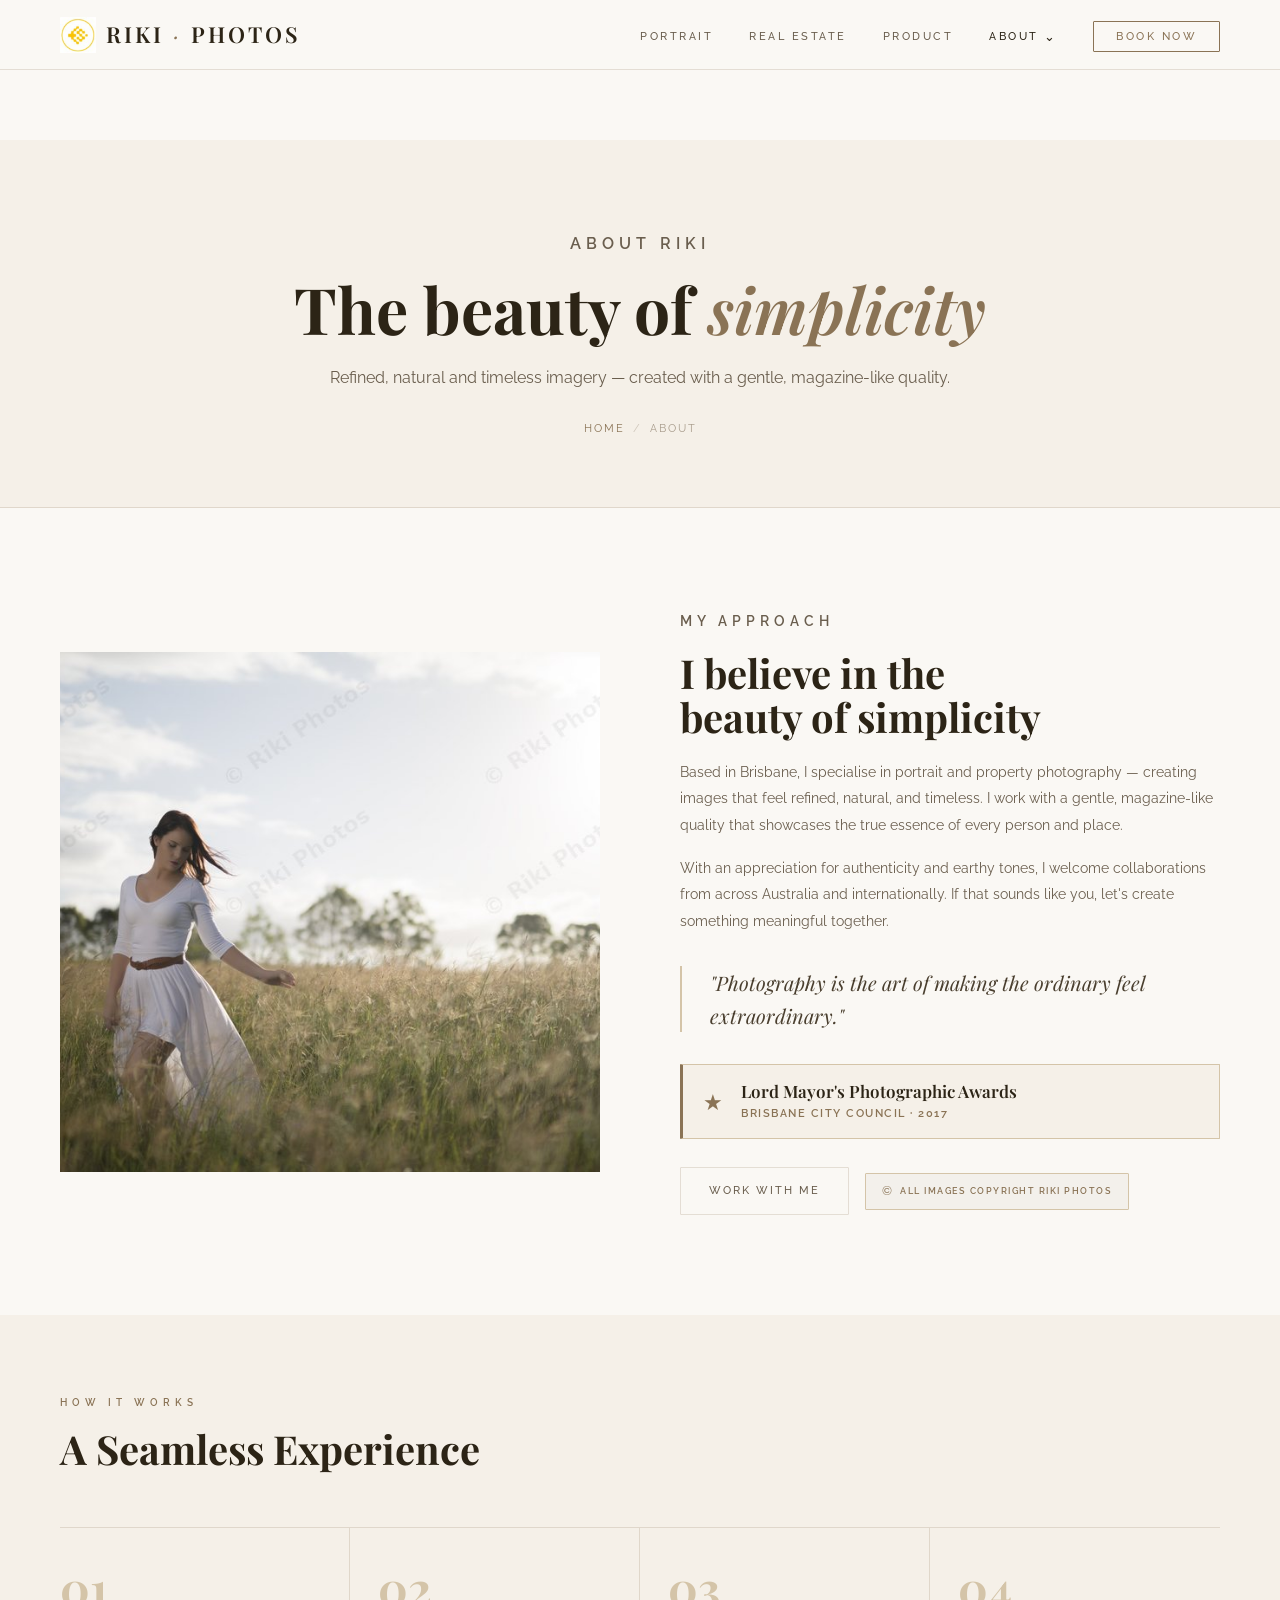
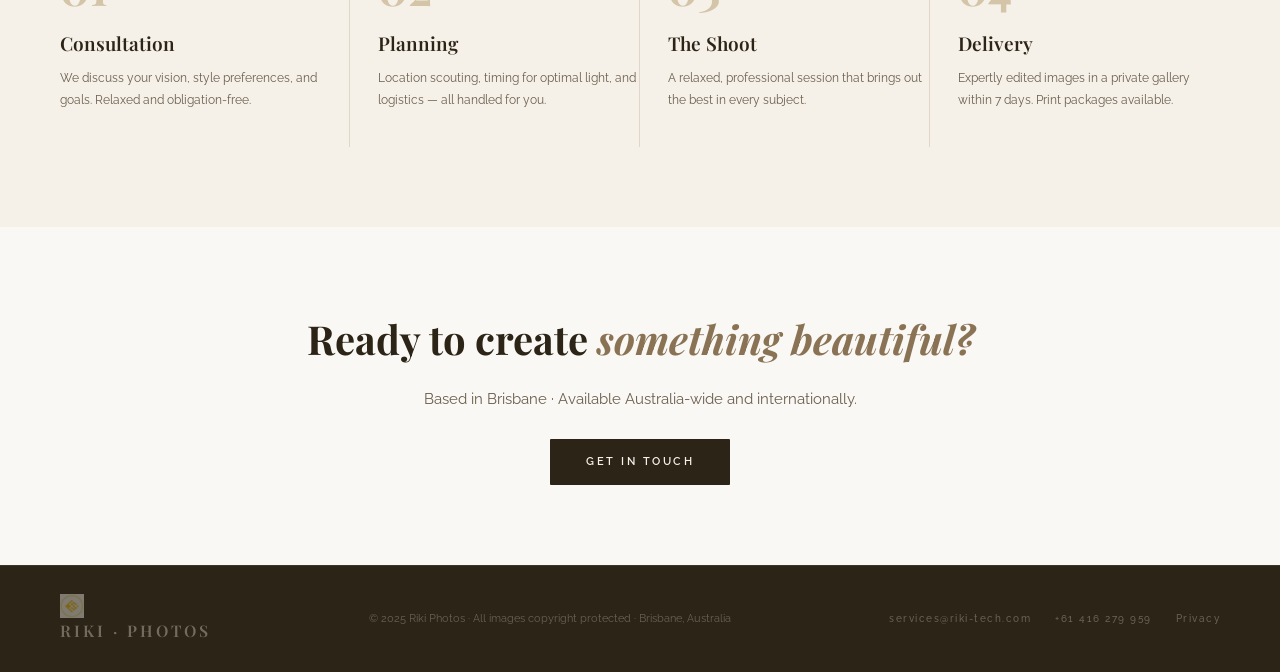
<file: about.html>
<!DOCTYPE html>
<html lang="en">
<head>
  <meta charset="UTF-8">
  <meta name="viewport" content="width=device-width, initial-scale=1.0">
  <meta name="description" content="About Riki Photos — Brisbane-based portrait and property photographer. Lord Mayor's Photographic Awards 2017 winner.">
  <meta name="author" content="Riki Photos">
  <meta property="og:url" content="https://rikiphotos.com/about.html">
  <link rel="canonical" href="https://rikiphotos.com/about.html">
  <title>About — Riki Photos Brisbane</title>
  <link rel="icon" type="image/x-icon" href="images/favicon.ico">
  <link rel="icon" type="image/png" sizes="32x32" href="images/favicon-32x32.png">
  <link rel="apple-touch-icon" sizes="180x180" href="images/apple-touch-icon.png">
  <link rel="preconnect" href="https://fonts.googleapis.com">
  <link rel="preconnect" href="https://fonts.gstatic.com" crossorigin>
  <link href="https://fonts.googleapis.com/css2?family=Playfair+Display:ital,wght@0,400;0,500;0,600;0,700;1,400;1,500;1,600&family=Raleway:wght@300;400;500;600&display=swap" rel="stylesheet">
  <style>
/* ═══════════════════════════════════════════════
   RIKI PHOTOS — Main Stylesheet
   Fonts: Playfair Display (headings) + Raleway (body)
   Theme: Warm cream / earthy gold
   © 2025 Riki Photos
═══════════════════════════════════════════════ */

/* ── RESET & VARIABLES ── */
*, *::before, *::after { margin: 0; padding: 0; box-sizing: border-box; }

:root {
  --cream:        #F5F0E8;
  --cream2:       #EDE8DF;
  --cream3:       #E4DDD1;
  --warm-white:   #FAF8F4;
  --gold:         #8A7355;
  --gold-light:   #B09A7A;
  --gold-pale:    #D4C4A8;
  --dark:         #2C2416;
  --mid:          #4A3F2F;
  --muted:        #6A5E4E;
  --light-muted:  #A89C8C;
  --border:       rgba(138, 115, 85, 0.2);
  --font-heading: 'Playfair Display', Georgia, serif;
  --font-body:    'Raleway', 'Helvetica Neue', sans-serif;
  --nav-h:        70px;
}

html { scroll-behavior: smooth; }

body {
  background: var(--warm-white);
  color: var(--dark);
  font-family: var(--font-body);
  font-weight: 400;
  line-height: 1.6;
  font-size: 15px;
  -webkit-font-smoothing: antialiased;
}

img {
  display: block;
  width: 100%;
  height: 100%;
  object-fit: cover;
  object-position: center;
  pointer-events: none;
  -webkit-user-drag: none;
  user-select: none;
  -webkit-user-select: none;
}

/* All photo containers must be positioned so img absolute works */
.hero-photo,
.hero-photo-sm,
.portfolio-item,
.travel-visual,
.about-visual {
  position: relative;
  overflow: hidden;
}

/* Images inside photo containers: absolutely fill the box */
.hero-photo > img,
.hero-photo-sm > img,
.portfolio-item > img,
.travel-visual > img,
.about-visual > img {
  position: absolute;
  inset: 0;
  width: 100%;
  height: 100%;
  object-fit: cover;
  object-position: center;
}

a { color: inherit; text-decoration: none; }

/* ── UTILITY ── */
.section-label {
  font-size: 10px;
  letter-spacing: 5px;
  text-transform: uppercase;
  color: var(--gold);
  margin-bottom: 16px;
  font-weight: 600;
  display: block;
}

.section-title {
  font-family: var(--font-heading);
  font-size: 44px;
  font-weight: 700;
  color: var(--dark);
  line-height: 1.1;
  margin-bottom: 60px;
}

.section-title.sm { font-size: 34px; margin-bottom: 0; }

.section-line {
  height: 0.5px;
  background: var(--border);
  margin: 0 60px;
}

/* ── BUTTONS ── */
.btn-primary {
  display: inline-block;
  background: var(--dark);
  color: var(--cream);
  border: none;
  padding: 14px 36px;
  font-family: var(--font-body);
  font-size: 11px;
  letter-spacing: 2.5px;
  text-transform: uppercase;
  cursor: pointer;
  font-weight: 600;
  border-radius: 1px;
  transition: background 0.3s;
  text-decoration: none;
}
.btn-primary:hover { background: var(--mid); }

.btn-ghost {
  display: inline-block;
  background: none;
  border: 0.5px solid var(--border);
  color: var(--muted);
  padding: 14px 28px;
  font-family: var(--font-body);
  font-size: 11px;
  letter-spacing: 2px;
  text-transform: uppercase;
  cursor: pointer;
  font-weight: 500;
  border-radius: 1px;
  transition: all 0.3s;
  text-decoration: none;
}
.btn-ghost:hover { border-color: var(--gold); color: var(--gold); }

.btn-text {
  display: inline-block;
  background: none;
  border: none;
  color: var(--muted);
  font-size: 11px;
  letter-spacing: 2px;
  text-transform: uppercase;
  cursor: pointer;
  font-family: var(--font-body);
  font-weight: 500;
  padding: 14px 0;
  border-bottom: 0.5px solid transparent;
  transition: all 0.3s;
  text-decoration: none;
}
.btn-text:hover { color: var(--dark); border-bottom-color: var(--dark); }

.btn-light {
  display: inline-block;
  background: var(--cream);
  color: var(--dark);
  border: none;
  padding: 14px 44px;
  font-family: var(--font-body);
  font-size: 11px;
  letter-spacing: 2.5px;
  text-transform: uppercase;
  cursor: pointer;
  font-weight: 600;
  border-radius: 1px;
  transition: background 0.3s;
  text-decoration: none;
}
.btn-light:hover { background: var(--gold-pale); }

/* Placeholder blocks (remove once real images are added) */
.img-placeholder {
  width: 100%;
  height: 100%;
  display: flex;
  align-items: center;
  justify-content: center;
  background: linear-gradient(140deg, #D4C9B5 0%, #C4B89E 50%, #B8A888 100%);
  position: relative;
}

.img-placeholder::after {
  content: attr(data-label);
  font-size: 9px;
  letter-spacing: 3px;
  text-transform: uppercase;
  color: rgba(44,36,22,0.3);
  font-weight: 500;
}

/* ── NAVIGATION ── */
#navbar {
  position: sticky;
  top: 0;
  z-index: 200;
  background: rgba(250, 248, 244, 0.97);
  backdrop-filter: blur(8px);
  -webkit-backdrop-filter: blur(8px);
  border-bottom: 0.5px solid var(--border);
  padding: 0 60px;
  display: flex;
  align-items: center;
  justify-content: space-between;
  height: var(--nav-h);
  transition: box-shadow 0.3s;
}

#navbar.scrolled { box-shadow: 0 1px 20px rgba(44,36,22,0.06); }

.logo {
  font-family: var(--font-heading);
  font-size: 22px;
  font-weight: 600;
  letter-spacing: 3px;
  color: var(--dark);
  text-transform: uppercase;
  flex-shrink: 0;
  display: flex;
  align-items: center;
  gap: 10px;
  text-decoration: none;
}
.logo-img {
  width: 36px;
  height: 36px;
  object-fit: contain;
  display: block;
  pointer-events: none;
  -webkit-user-drag: none;
}
.logo-dot { color: var(--gold); font-weight: 400; font-style: italic; }

.nav-links {
  display: flex;
  gap: 36px;
  list-style: none;
  align-items: center;
}

.nav-links a {
  color: var(--muted);
  font-size: 11px;
  letter-spacing: 2.5px;
  text-transform: uppercase;
  font-weight: 500;
  transition: color 0.3s;
  padding: 4px 0;
  position: relative;
}
.nav-links a::after {
  content: '';
  position: absolute;
  bottom: 0;
  left: 0;
  width: 0;
  height: 0.5px;
  background: var(--gold);
  transition: width 0.3s;
}
.nav-links a:hover { color: var(--dark); }
.nav-links a:hover::after { width: 100%; }

.nav-cta {
  border: 0.5px solid var(--gold) !important;
  padding: 8px 22px !important;
  color: var(--gold) !important;
  border-radius: 1px;
}
.nav-cta::after { display: none !important; }
.nav-cta:hover { background: var(--gold) !important; color: var(--cream) !important; }

.nav-toggle {
  display: none;
  flex-direction: column;
  gap: 5px;
  background: none;
  border: none;
  cursor: pointer;
  padding: 4px;
}
.nav-toggle span {
  display: block;
  width: 24px;
  height: 1px;
  background: var(--dark);
  transition: all 0.3s;
}

/* ── NAV DROPDOWN ── */
.has-dropdown { position: relative; }
.nav-dropdown-toggle {
  background: none;
  border: none;
  cursor: pointer;
  color: var(--muted);
  font-size: 11px;
  letter-spacing: 2.5px;
  text-transform: uppercase;
  font-weight: 500;
  font-family: var(--font-body);
  padding: 4px 0;
  display: inline-flex;
  align-items: center;
  gap: 5px;
  transition: color 0.3s;
}
.nav-dropdown-toggle:hover,
.nav-dropdown-toggle.active { color: var(--dark); }
.nav-caret { font-size: 13px; line-height: 1; transition: transform 0.3s; }
.nav-dropdown {
  list-style: none;
  position: absolute;
  top: 100%;
  left: 50%;
  transform: translateX(-50%) translateY(8px);
  background: var(--warm-white);
  border: 0.5px solid var(--border);
  padding: 8px 0;
  min-width: 150px;
  opacity: 0;
  visibility: hidden;
  transition: opacity 0.25s ease, transform 0.25s ease;
  box-shadow: 0 8px 30px rgba(44,36,22,0.10);
  z-index: 200;
}
.has-dropdown:hover .nav-dropdown {
  opacity: 1;
  visibility: visible;
  transform: translateX(-50%) translateY(2px);
}
.has-dropdown:hover .nav-caret { transform: rotate(180deg); }
.nav-dropdown li { width: 100%; }
.nav-dropdown a {
  display: block;
  padding: 9px 22px;
  font-size: 11px;
  letter-spacing: 2px;
  white-space: nowrap;
}
.nav-dropdown a::after { display: none; }


/* ── HERO ── */
.hero {
  min-height: calc(92vh - var(--nav-h));
  display: grid;
  grid-template-columns: 1fr 1fr;
}

.hero-left {
  padding: 80px 60px;
  display: flex;
  flex-direction: column;
  justify-content: center;
  background: var(--warm-white);
}

.hero-eyebrow {
  font-size: 10px;
  letter-spacing: 5px;
  text-transform: uppercase;
  color: var(--gold);
  margin-bottom: 28px;
  font-weight: 600;
}

.hero-title {
  font-family: var(--font-heading);
  font-size: 62px;
  font-weight: 700;
  line-height: 1.07;
  color: var(--dark);
  margin-bottom: 32px;
  letter-spacing: -0.5px;
}
.hero-title em { font-style: italic; color: var(--gold); font-weight: 400; }

.hero-sub {
  font-size: 14px;
  color: var(--muted);
  line-height: 1.9;
  max-width: 380px;
  margin-bottom: 48px;
  font-weight: 400;
}

.hero-actions { display: flex; gap: 16px; align-items: center; flex-wrap: wrap; }

.hero-right {
  position: relative;
  overflow: hidden;
  display: grid;
  grid-template-rows: 1fr 1fr;
  gap: 2px;
  background: var(--cream2);
  /* Force explicit height so grid rows have real pixel values */
  height: calc(92vh - var(--nav-h));
  min-height: 500px;
}

.hero-photo {
  position: relative;
  overflow: hidden;
}

/* Remove the min-height hack — height comes from grid parent */
.hero-photo-top { background: linear-gradient(140deg, #D4C9B5, #C4B89E, #B8A888); }

.hero-photo-row {
  display: grid;
  grid-template-columns: 1fr 1fr;
  gap: 2px;
  overflow: hidden;
}
.hero-photo-sm {
  position: relative;
  overflow: hidden;
  background: linear-gradient(160deg, #C8BCA8, #B8AC98);
}

.hero-stats {
  position: absolute;
  bottom: 32px;
  left: -112px;
  background: var(--warm-white);
  border: 0.5px solid var(--border);
  padding: 20px 28px;
  display: flex;
  gap: 28px;
  align-items: center;
  z-index: 20;
}
.stat { text-align: center; }
.stat-num {
  font-family: var(--font-heading);
  font-size: 34px;
  font-weight: 700;
  color: var(--dark);
  line-height: 1;
  display: block;
}
.stat-label {
  font-size: 9px;
  letter-spacing: 2.5px;
  text-transform: uppercase;
  color: var(--light-muted);
  display: block;
  margin-top: 5px;
  font-weight: 500;
}
.stat-div { width: 0.5px; height: 32px; background: var(--border); }

/* ── PROTECTION BAR ── */





/* ── SERVICES ── */
.services { padding: 100px 60px; background: var(--warm-white); }

.services-grid {
  display: grid;
  grid-template-columns: repeat(3, 1fr);
  gap: 2px;
}

.service-card {
  background: var(--cream);
  padding: 44px 36px;
  border-bottom: 2px solid transparent;
  transition: background 0.4s, border-color 0.4s;
}
.service-card:hover { background: var(--cream2); border-bottom-color: var(--gold); }

.service-num {
  font-family: var(--font-heading);
  font-size: 58px;
  font-weight: 700;
  color: var(--gold-pale);
  line-height: 1;
  margin-bottom: 24px;
}

.service-name {
  font-family: var(--font-heading);
  font-size: 24px;
  font-weight: 600;
  color: var(--dark);
  margin-bottom: 16px;
  line-height: 1.2;
}

.service-desc {
  font-size: 13px;
  color: var(--muted);
  line-height: 1.85;
  margin-bottom: 28px;
}

.service-tags { display: flex; flex-wrap: wrap; gap: 7px; }
.tag {
  font-size: 9px;
  letter-spacing: 1.5px;
  text-transform: uppercase;
  color: var(--gold);
  border: 0.5px solid var(--gold-pale);
  padding: 4px 10px;
  border-radius: 1px;
  background: rgba(138, 115, 85, 0.04);
  font-weight: 600;
}

/* ── PORTFOLIO ── */
.portfolio { padding: 0 60px 100px; background: var(--warm-white); }

.portfolio-header {
  display: flex;
  justify-content: space-between;
  align-items: flex-end;
  margin-bottom: 36px;
  padding-top: 0;
  margin-top: 0;
}

.portfolio-grid {
  display: grid;
  grid-template-columns: 1.4fr 1fr 1fr;
  grid-template-rows: 270px 270px;
  gap: 3px;
}

.portfolio-item {
  position: relative;
  overflow: hidden;
  cursor: pointer;
}
.portfolio-item.span2 { grid-row: span 2; }

.portfolio-placeholder {
  width: 100%;
  height: 100%;
  transition: transform 0.6s ease;
}
.portfolio-item:hover .portfolio-placeholder { transform: scale(1.04); }
.portfolio-item:hover img {
  transform: scale(1.04);
  transition: transform 0.6s ease;
}

.portfolio-label {
  position: absolute;
  bottom: 0; left: 0; right: 0;
  padding: 20px 16px 14px;
  background: linear-gradient(to top, rgba(245,240,232,0.92) 0%, transparent 100%);
  font-size: 10px;
  letter-spacing: 2px;
  text-transform: uppercase;
  color: var(--mid);
  opacity: 0;
  transition: opacity 0.3s;
  font-weight: 500;
  z-index: 15;
}
.portfolio-item:hover .portfolio-label { opacity: 1; }

/* ── TRAVEL ── */
.travel-section { padding: 100px 60px; background: var(--cream); }

.travel-inner {
  display: grid;
  grid-template-columns: 1fr 1fr;
  gap: 80px;
  align-items: center;
}

.travel-visual {
  height: 480px;
  position: relative;
  overflow: hidden;
}
.travel-placeholder { height: 100%; }

.travel-cities {
  position: absolute;
  bottom: 24px; left: 24px; right: 24px;
  display: flex;
  gap: 8px;
  flex-wrap: wrap;
  z-index: 20;
}
.city-pill {
  background: rgba(250, 248, 244, 0.8);
  border: 0.5px solid rgba(138, 115, 85, 0.3);
  padding: 5px 12px;
  font-size: 9px;
  letter-spacing: 2px;
  text-transform: uppercase;
  color: var(--mid);
  border-radius: 100px;
  font-weight: 600;
}

.travel-content .section-title { font-size: 40px; margin-bottom: 24px; }

.travel-content > p {
  font-size: 14px;
  color: var(--muted);
  line-height: 1.9;
  margin-bottom: 28px;
}

.bullet-list {
  list-style: none;
  display: flex;
  flex-direction: column;
  gap: 14px;
  margin-bottom: 36px;
}
.bullet-list li {
  padding-left: 20px;
  position: relative;
  font-size: 13px;
  color: var(--muted);
  line-height: 1.7;
}
.bullet-list li::before {
  content: '—';
  position: absolute;
  left: 0;
  color: var(--gold);
  font-weight: 600;
}

/* ── ABOUT ── */
.about-section {
  padding: 100px 60px;
  background: var(--warm-white);
  display: grid;
  grid-template-columns: 1fr 1fr;
  gap: 80px;
  align-items: center;
}

.about-visual {
  height: 520px;
  position: relative;
  overflow: hidden;
}
.about-placeholder { height: 100%; background: linear-gradient(160deg, #C8BEA8 0%, #BEB49E 60%, #B0A890 100%); }

.about-content .section-title { font-size: 40px; margin-bottom: 20px; }

.about-content > p {
  font-size: 14px;
  color: var(--muted);
  line-height: 1.9;
  margin-bottom: 16px;
}

.quote-block {
  border-left: 2px solid var(--gold-pale);
  padding-left: 28px;
  margin: 32px 0;
  border-radius: 0;
}
.quote-text {
  font-family: var(--font-heading);
  font-size: 20px;
  font-style: italic;
  font-weight: 400;
  color: var(--mid);
  line-height: 1.65;
}

.about-actions {
  display: flex;
  gap: 16px;
  align-items: center;
  flex-wrap: wrap;
  margin-top: 28px;
}

.ip-badge {
  display: flex;
  align-items: center;
  gap: 8px;
  background: rgba(138, 115, 85, 0.06);
  border: 0.5px solid var(--gold-pale);
  padding: 8px 16px;
  border-radius: 1px;
}
.ip-badge-icon { font-size: 12px; color: var(--gold); }
.ip-badge-text {
  font-size: 9px;
  letter-spacing: 1.5px;
  text-transform: uppercase;
  color: var(--gold);
  font-weight: 600;
}

/* ── PROCESS ── */
.process-section { padding: 80px 60px; background: var(--cream); }
.process-header { margin-bottom: 0; }
.process-header .section-title { font-size: 40px; margin-bottom: 0; }

.process-steps {
  display: grid;
  grid-template-columns: repeat(4, 1fr);
  border-top: 0.5px solid var(--border);
  margin-top: 56px;
}

.process-step {
  padding: 36px 28px 36px 0;
  border-right: 0.5px solid var(--border);
}
.process-step:last-child { border-right: none; }
.process-step:not(:first-child) { padding-left: 28px; padding-right: 0; }

.step-num {
  font-family: var(--font-heading);
  font-size: 46px;
  font-weight: 700;
  color: var(--gold-pale);
  line-height: 1;
  margin-bottom: 18px;
}
.step-title {
  font-family: var(--font-heading);
  font-size: 19px;
  color: var(--dark);
  margin-bottom: 10px;
  font-weight: 600;
}
.step-desc { font-size: 12px; color: var(--muted); line-height: 1.8; }

/* ── CONTACT ── */
.contact-section {
  padding: 100px 60px;
  background: var(--dark);
  text-align: center;
}
.contact-section .section-label { color: var(--gold-pale); }

.contact-title {
  font-family: var(--font-heading);
  font-size: 50px;
  font-weight: 700;
  color: var(--cream);
  margin-bottom: 18px;
  line-height: 1.1;
}
.contact-title em { color: var(--gold-light); font-style: italic; font-weight: 400; }

.contact-sub {
  font-size: 13px;
  color: rgba(245, 240, 232, 0.5);
  margin-bottom: 56px;
  letter-spacing: 0.5px;
}

.contact-grid {
  display: grid;
  grid-template-columns: repeat(3, 1fr);
  gap: 2px;
  max-width: 680px;
  margin: 0 auto 60px;
}
.contact-card {
  background: rgba(245, 240, 232, 0.05);
  border: 0.5px solid rgba(245, 240, 232, 0.1);
  padding: 32px 20px;
  display: flex;
  flex-direction: column;
  align-items: center;
}
.contact-icon { font-size: 18px; color: var(--gold-light); margin-bottom: 12px; }
.contact-card-label {
  font-size: 9px;
  letter-spacing: 2.5px;
  text-transform: uppercase;
  color: rgba(245, 240, 232, 0.4);
  margin-bottom: 7px;
  font-weight: 600;
}
.contact-card-val { font-size: 13px; color: var(--cream); }
a.contact-card-val:hover { color: var(--gold-light); }

/* CONTACT FORM */
.contact-form {
  max-width: 640px;
  margin: 0 auto;
  text-align: left;
}
.form-row { display: grid; grid-template-columns: 1fr 1fr; gap: 16px; }
.form-group { display: flex; flex-direction: column; margin-bottom: 16px; }

.form-group label {
  font-size: 10px;
  letter-spacing: 2px;
  text-transform: uppercase;
  color: rgba(245, 240, 232, 0.5);
  margin-bottom: 8px;
  font-weight: 600;
}

.form-group input,
.form-group select,
.form-group textarea {
  background: rgba(245, 240, 232, 0.06);
  border: 0.5px solid rgba(245, 240, 232, 0.15);
  color: var(--cream);
  padding: 12px 16px;
  font-family: var(--font-body);
  font-size: 13px;
  font-weight: 400;
  border-radius: 1px;
  outline: none;
  transition: border-color 0.3s;
  width: 100%;
}
.form-group input::placeholder,
.form-group textarea::placeholder { color: rgba(245, 240, 232, 0.25); }
.form-group input:focus,
.form-group select:focus,
.form-group textarea:focus { border-color: rgba(201, 169, 110, 0.5); }
.form-group select option { background: var(--dark); color: var(--cream); }
.form-group textarea { resize: vertical; min-height: 120px; }

.contact-form .btn-light { margin-top: 8px; width: 100%; text-align: center; }

.form-success {
  display: none;
  text-align: center;
  padding: 24px;
  background: rgba(245, 240, 232, 0.06);
  border: 0.5px solid rgba(245, 240, 232, 0.15);
  color: var(--cream);
  font-size: 14px;
  letter-spacing: 0.5px;
  margin-top: 16px;
}

/* ── FOOTER ── */
footer {
  padding: 28px 60px;
  background: var(--dark);
  border-top: 0.5px solid rgba(245, 240, 232, 0.08);
  display: flex;
  justify-content: space-between;
  align-items: center;
  flex-wrap: wrap;
  gap: 16px;
}
.footer-logo {
  font-family: var(--font-heading);
  font-size: 16px;
  letter-spacing: 3px;
  color: rgba(245, 240, 232, 0.35);
  text-transform: uppercase;
  font-weight: 600;
}
.footer-copy { font-size: 11px; color: rgba(245, 240, 232, 0.3); }
.footer-links { display: flex; gap: 24px; flex-wrap: wrap; justify-content: center; }
.footer-links a {
  font-size: 10px;
  letter-spacing: 1.5px;
  text-transform: none;
  color: rgba(245, 240, 232, 0.3);
  font-weight: 500;
  transition: color 0.3s;
}
.footer-links a:hover { color: var(--gold-light); }

/* ── AWARD ELEMENTS ── */
.hero-award {
  display: flex;
  align-items: center;
  gap: 10px;
  margin-bottom: 24px;
  padding: 8px 14px;
  background: rgba(138,115,85,0.07);
  border: 0.5px solid var(--gold-pale);
  border-radius: 1px;
  width: fit-content;
}
.hero-award-icon {
  color: var(--gold);
  font-size: 13px;
  flex-shrink: 0;
}
.hero-award-text {
  font-size: 10px;
  letter-spacing: 1.5px;
  text-transform: uppercase;
  color: var(--gold);
  font-weight: 600;
  line-height: 1.4;
}

.award-block {
  display: flex;
  align-items: center;
  gap: 18px;
  background: var(--cream);
  border: 0.5px solid var(--gold-pale);
  border-left: 3px solid var(--gold);
  padding: 16px 20px;
  margin-bottom: 28px;
  border-radius: 1px;
}
.award-icon {
  font-size: 22px;
  color: var(--gold);
  flex-shrink: 0;
  line-height: 1;
}
.award-body {
  display: flex;
  flex-direction: column;
  gap: 3px;
}
.award-title {
  font-family: var(--font-heading);
  font-size: 17px;
  font-weight: 600;
  color: var(--dark);
  line-height: 1.2;
}
.award-org {
  font-size: 11px;
  letter-spacing: 1.5px;
  text-transform: uppercase;
  color: var(--gold);
  font-weight: 600;
}

/* ── PACKAGES ── */
.packages-section { padding: 80px 60px 100px; background: var(--warm-white); }

.packages-header { margin-bottom: 56px; }
.packages-header .section-title { font-size: 40px; margin-bottom: 0; }

.packages-grid {
  display: grid;
  grid-template-columns: repeat(3, 1fr);
  gap: 2px;
  margin-bottom: 28px;
}

.package-card {
  background: var(--cream);
  padding: 44px 36px;
  display: flex;
  flex-direction: column;
  gap: 0;
  position: relative;
  border-bottom: 2px solid transparent;
  transition: background 0.4s, border-color 0.4s;
}
.package-card:hover { background: var(--cream2); border-bottom-color: var(--gold-pale); }

.package-card--featured {
  background: var(--dark);
  border-bottom-color: var(--gold) !important;
}
.package-card--featured:hover { background: var(--mid); }

.pkg-badge {
  position: absolute;
  top: 0; left: 0; right: 0;
  background: var(--gold);
  color: var(--cream);
  font-size: 9px;
  letter-spacing: 2.5px;
  text-transform: uppercase;
  font-weight: 600;
  text-align: center;
  padding: 6px;
}

.pkg-eyebrow {
  font-size: 9px;
  letter-spacing: 4px;
  text-transform: uppercase;
  color: var(--gold);
  font-weight: 600;
  margin-bottom: 12px;
  margin-top: 24px;
}
.package-card--featured .pkg-eyebrow { color: var(--gold-light); }

.pkg-name {
  font-family: var(--font-heading);
  font-size: 30px;
  font-weight: 700;
  color: var(--dark);
  margin-bottom: 12px;
  line-height: 1.1;
}
.package-card--featured .pkg-name { color: var(--cream); }

.pkg-ideal {
  font-size: 12px;
  color: var(--light-muted);
  line-height: 1.6;
  margin-bottom: 24px;
  font-style: italic;
  border-bottom: 0.5px solid var(--border);
  padding-bottom: 20px;
}
.package-card--featured .pkg-ideal { color: rgba(245,240,232,0.45); border-bottom-color: rgba(245,240,232,0.1); }

.pkg-list {
  list-style: none;
  display: flex;
  flex-direction: column;
  gap: 10px;
  margin-bottom: 32px;
  flex: 1;
}
.pkg-list li {
  font-size: 13px;
  color: var(--muted);
  padding-left: 18px;
  position: relative;
  line-height: 1.6;
}
.pkg-list li::before {
  content: '✓';
  position: absolute;
  left: 0;
  color: var(--gold);
  font-weight: 600;
  font-size: 11px;
}
.package-card--featured .pkg-list li { color: rgba(245,240,232,0.65); }
.package-card--featured .pkg-list li::before { color: var(--gold-light); }

.package-card .btn-ghost { align-self: flex-start; }
.package-card--featured .btn-primary { align-self: flex-start; }
.package-card--featured .btn-ghost {
  border-color: rgba(245,240,232,0.3);
  color: rgba(245,240,232,0.7);
}
.package-card--featured .btn-ghost:hover {
  border-color: var(--gold-light);
  color: var(--gold-light);
}

.packages-note {
  font-size: 12px;
  color: var(--light-muted);
  text-align: center;
  letter-spacing: 0.3px;
}
.packages-note a { color: var(--gold); border-bottom: 0.5px solid var(--gold-pale); }

/* bullet-list strong */
.bullet-list li strong { color: var(--dark); font-weight: 600; }

/* ── RESPONSIVE ── */
@media (max-width: 1024px) {
  .hero-title { font-size: 48px; }
  .section-title { font-size: 36px; }
  .services-grid { grid-template-columns: 1fr; }
  .travel-inner,
  .about-section { grid-template-columns: 1fr; gap: 48px; }
  .about-visual { height: 360px; }
  .travel-visual { height: 360px; }
  .process-steps { grid-template-columns: 1fr 1fr; }
  .process-step:nth-child(2) { border-right: none; }
  .process-step:nth-child(3),
  .process-step:nth-child(4) { border-top: 0.5px solid var(--border); }
  .packages-grid { grid-template-columns: 1fr; gap: 2px; }
  .package-card--featured { order: -1; }
}

@media (max-width: 768px) {
  :root { --nav-h: 60px; }

  #navbar { padding: 0 24px; }
  .nav-links { display: none; flex-direction: column; gap: 0; position: absolute; top: var(--nav-h); left: 0; right: 0; background: var(--warm-white); border-bottom: 0.5px solid var(--border); padding: 16px 0; }
  .nav-links.open { display: flex; }
  .nav-links li { width: 100%; }
  .nav-links a { display: block; padding: 12px 24px; font-size: 12px; }
  .nav-cta { margin: 8px 24px; display: inline-block !important; }
  .nav-toggle { display: flex; }
  .has-dropdown { width: 100%; }
  .nav-dropdown-toggle { display: block; width: 100%; text-align: left; padding: 12px 24px; font-size: 12px; }
  .nav-dropdown {
    position: static;
    transform: none;
    opacity: 1;
    visibility: visible;
    border: none;
    box-shadow: none;
    background: var(--cream);
    padding: 0;
    min-width: 0;
    display: none;
  }
  .has-dropdown.open .nav-dropdown { display: block; }
  .has-dropdown.open .nav-caret { transform: rotate(180deg); }
  .nav-dropdown a { padding: 10px 40px; }


  .hero { grid-template-columns: 1fr; min-height: auto; }
  .hero-left { padding: 60px 24px; }
  .hero-title { font-size: 40px; }
  .hero-right { height: 50vw; min-height: 280px; }
  .hero-stats { left: 24px; bottom: 24px; }

  .section-line { margin: 0 24px; }
  .services { padding: 60px 24px; }
  .portfolio { padding: 0 24px 60px; }
  .portfolio-grid { grid-template-columns: 1fr 1fr; grid-template-rows: auto; }
  .portfolio-item.span2 { grid-row: span 1; grid-column: span 2; height: 220px; }
  .portfolio-item { height: 160px; }
  .travel-section,
  .about-section,
  .process-section { padding: 60px 24px; }
  .about-section { display: block; }
  .about-visual { margin-bottom: 40px; }
  .process-steps { grid-template-columns: 1fr; }
  .process-step,
  .process-step:not(:first-child) { padding: 28px 0; border-right: none; border-top: 0.5px solid var(--border); }
  .packages-section { padding: 60px 24px; }
  .contact-section { padding: 60px 24px; }
  .contact-grid { grid-template-columns: 1fr; max-width: 100%; }
  .form-row { grid-template-columns: 1fr; }
  footer { padding: 24px; flex-direction: column; text-align: center; gap: 12px; }
  
  
  .contact-title { font-size: 36px; }
}

@media (max-width: 480px) {
  .hero-title { font-size: 34px; }
  .section-title { font-size: 28px; }
  .hero-actions { flex-direction: column; align-items: flex-start; }
}


/* ── SUBPAGE BANNER ── */
.page-banner {
  margin-top: var(--nav-h);
  padding: 90px 60px 70px;
  background: var(--cream);
  border-bottom: 0.5px solid var(--border);
  text-align: center;
}
.page-banner .section-label { justify-content: center; margin-bottom: 18px; }
.page-banner h1 {
  font-family: var(--font-heading);
  font-weight: 700;
  font-size: clamp(38px, 6vw, 64px);
  line-height: 1.05;
  color: var(--dark);
  margin-bottom: 22px;
}
.page-banner h1 em { font-style: italic; color: var(--gold); font-weight: 600; }
.page-banner p {
  max-width: 620px;
  margin: 0 auto;
  color: var(--muted);
  font-size: 16px;
  line-height: 1.7;
}
.crumbs {
  margin-top: 28px;
  font-size: 11px;
  letter-spacing: 2px;
  text-transform: uppercase;
  color: var(--light-muted);
}
.crumbs a { color: var(--gold); }
.crumbs a:hover { color: var(--dark); }
.crumbs span { margin: 0 8px; opacity: 0.5; }

/* ── GALLERY ── */
.gallery-section { padding: 70px 60px 100px; background: var(--warm-white); }
.gallery {
  column-count: 3;
  column-gap: 18px;
  max-width: 1280px;
  margin: 0 auto;
}
.gallery-item {
  position: relative;
  overflow: hidden;
  margin: 0 0 18px;
  break-inside: avoid;
  border-radius: 2px;
  cursor: zoom-in;
  background: var(--cream2);
}
.gallery-item img {
  position: static;
  width: 100%;
  height: auto;
  display: block;
  transition: transform 0.6s cubic-bezier(.2,.7,.2,1);
}
.gallery-item:hover img { transform: scale(1.05); }
.gallery-item::after {
  content: "";
  position: absolute; inset: 0;
  background: linear-gradient(to top, rgba(44,36,22,0.28), transparent 45%);
  opacity: 0; transition: opacity 0.4s ease;
  pointer-events: none;
}
.gallery-item:hover::after { opacity: 1; }
.gallery-cap {
  position: absolute;
  left: 16px; bottom: 14px;
  color: var(--cream);
  font-size: 11px;
  letter-spacing: 2px;
  text-transform: uppercase;
  opacity: 0;
  transform: translateY(6px);
  transition: opacity 0.4s ease, transform 0.4s ease;
  z-index: 2;
  pointer-events: none;
}
.gallery-item:hover .gallery-cap { opacity: 1; transform: translateY(0); }

/* CTA strip below gallery */
.page-cta {
  text-align: center;
  padding: 80px 24px 0;
  max-width: 720px;
  margin: 0 auto;
}
.page-cta h2 {
  font-family: var(--font-heading);
  font-weight: 700;
  font-size: clamp(28px,4vw,40px);
  color: var(--dark);
  margin-bottom: 16px;
}
.page-cta h2 em { font-style: italic; color: var(--gold); }
.page-cta p { color: var(--muted); margin-bottom: 28px; }

/* ── LIGHTBOX ── */
.lightbox {
  position: fixed; inset: 0;
  background: rgba(28,22,12,0.94);
  display: none;
  align-items: center; justify-content: center;
  z-index: 2000;
  padding: 40px;
  cursor: zoom-out;
}
.lightbox.open { display: flex; }
.lightbox img {
  max-width: 90vw; max-height: 88vh;
  width: auto; height: auto;
  object-fit: contain;
  box-shadow: 0 20px 60px rgba(0,0,0,0.5);
  pointer-events: none;
}
.lightbox-close {
  position: absolute; top: 24px; right: 32px;
  color: var(--cream); font-size: 34px;
  font-family: var(--font-heading);
  cursor: pointer; line-height: 1;
  opacity: 0.7; transition: opacity 0.2s;
}
.lightbox-close:hover { opacity: 1; }

@media (max-width: 768px) {
  .page-banner { padding: 60px 24px 48px; }
  .gallery-section { padding: 48px 20px 70px; }
  .gallery { column-count: 2; column-gap: 12px; }
  .gallery-item { margin-bottom: 12px; }
  .lightbox { padding: 20px; }
}
@media (max-width: 480px) {
  .gallery { column-count: 1; }
}

  
/* ── GLOBAL IMAGE / PAGE PROTECTION ── */
body {
  -webkit-user-select: none;
  -moz-user-select: none;
  -ms-user-select: none;
  user-select: none;
}
/* keep form fields usable */
input, textarea, select { -webkit-user-select: text; -moz-user-select: text; -ms-user-select: text; user-select: text; }
img {
  -webkit-user-drag: none;
  -khtml-user-drag: none;
  -moz-user-drag: none;
  -o-user-drag: none;
  user-drag: none;
  -webkit-touch-callout: none;
  pointer-events: none;
}
/* re-enable clicks where needed (lightbox + gallery handled via wrappers) */
.gallery-item img, .hero-slide-img, .lightbox img, .logo-img, a img { pointer-events: auto; }

  </style>
</head>
<body>
  <!-- ── NAVIGATION ── -->
  <nav id="navbar">
    <a href="index.html" class="logo">
      <img src="images/logo.png" alt="Riki Photos Logo" class="logo-img">
      <span>RIKI<span class="logo-dot"> · </span>PHOTOS</span>
    </a>
    <button class="nav-toggle" aria-label="Toggle menu" aria-expanded="false">
      <span></span><span></span><span></span>
    </button>
    <ul class="nav-links">
      <li><a href="portrait.html">Portrait</a></li>
      <li><a href="realestate.html">Real Estate</a></li>
      <li><a href="product.html">Product</a></li>
      <li class="has-dropdown">
        <button class="nav-dropdown-toggle active" aria-expanded="false" aria-haspopup="true">About <span class="nav-caret">⌄</span></button>
        <ul class="nav-dropdown">
          <li><a href="about.html" class="active">About</a></li>
          <li><a href="privacy.html">Privacy</a></li>
        </ul>
      </li>
      <li><a href="index.html#contact" class="nav-cta">Book Now</a></li>
    </ul>
  </nav>
  <header class="page-banner">
    <p class="section-label">About Riki</p>
    <h1>The beauty of <em>simplicity</em></h1>
    <p>Refined, natural and timeless imagery — created with a gentle, magazine-like quality.</p>
    <nav class="crumbs"><a href="index.html">Home</a><span>/</span>About</nav>
  </header>
  <section class="about-section" style="margin-top:0;">
    <div class="about-visual" style="min-height:480px;">
      <img src="images/portrait/portrait-field_light.jpg" alt="Riki - Professional Photographer Brisbane" loading="lazy">
    </div>
    <div class="about-content">
      <p class="section-label">My Approach</p>
      <h2 class="section-title">I believe in the<br>beauty of simplicity</h2>
      <p>Based in Brisbane, I specialise in portrait and property photography — creating images that feel refined, natural, and timeless. I work with a gentle, magazine-like quality that showcases the true essence of every person and place.</p>
      <p>With an appreciation for authenticity and earthy tones, I welcome collaborations from across Australia and internationally. If that sounds like you, let's create something meaningful together.</p>
      <blockquote class="quote-block">
        <p class="quote-text">"Photography is the art of making the ordinary feel extraordinary."</p>
      </blockquote>
      <div class="award-block">
        <div class="award-icon">★</div>
        <div class="award-body">
          <span class="award-title">Lord Mayor's Photographic Awards</span>
          <span class="award-org">Brisbane City Council · 2017</span>
        </div>
      </div>
      <div class="about-actions">
        <a href="index.html#contact" class="btn-ghost">Work With Me</a>
        <div class="ip-badge">
          <span class="ip-badge-icon">©</span>
          <span class="ip-badge-text">All images copyright Riki Photos</span>
        </div>
      </div>
    </div>
  </section>
  <!-- PROCESS -->
  <section class="process-section">
    <div class="process-header">
      <p class="section-label">How It Works</p>
      <h2 class="section-title">A Seamless Experience</h2>
    </div>
    <div class="process-steps">
      <div class="process-step"><div class="step-num">01</div><h3 class="step-title">Consultation</h3><p class="step-desc">We discuss your vision, style preferences, and goals. Relaxed and obligation-free.</p></div>
      <div class="process-step"><div class="step-num">02</div><h3 class="step-title">Planning</h3><p class="step-desc">Location scouting, timing for optimal light, and logistics — all handled for you.</p></div>
      <div class="process-step"><div class="step-num">03</div><h3 class="step-title">The Shoot</h3><p class="step-desc">A relaxed, professional session that brings out the best in every subject.</p></div>
      <div class="process-step"><div class="step-num">04</div><h3 class="step-title">Delivery</h3><p class="step-desc">Expertly edited images in a private gallery within 7 days. Print packages available.</p></div>
    </div>
  </section>
    <div class="page-cta" style="padding-bottom:80px;">
      <h2>Ready to create <em>something beautiful?</em></h2>
      <p>Based in Brisbane · Available Australia-wide and internationally.</p>
      <a href="index.html#contact" class="btn-primary">Get In Touch</a>
    </div>
  <!-- ── FOOTER ── -->
  <footer>
    <div class="footer-logo">
      <img src="images/logo.png" alt="Riki Photos" style="width:24px;height:24px;object-fit:contain;opacity:0.4;vertical-align:middle;margin-right:8px;-webkit-user-drag:none;">
      Riki · Photos
    </div>
    <div class="footer-copy">© 2025 Riki Photos · All images copyright protected · Brisbane, Australia</div>
    <div class="footer-links">
      <a href="mailto:services@riki-tech.com">services@riki-tech.com</a>
      <a href="tel:+61416279959">+61 416 279 959</a>
      <a href="privacy.html">Privacy</a>
    </div>
  </footer>
  <script>
  (function () {
    'use strict';
    var navbar = document.getElementById('navbar');
    if (navbar) {
      window.addEventListener('scroll', function () {
        if (window.scrollY > 20) navbar.classList.add('scrolled');
        else navbar.classList.remove('scrolled');
      }, { passive: true });
    }
    var navToggle = document.querySelector('.nav-toggle');
    var navLinks  = document.querySelector('.nav-links');
    if (navToggle && navLinks) {
      navToggle.addEventListener('click', function () {
        var isOpen = navLinks.classList.toggle('open');
        navToggle.setAttribute('aria-expanded', isOpen);
      });
      // Dropdown toggle (mobile tap)
      var ddToggle = navLinks.querySelector('.nav-dropdown-toggle');
      var ddParent = navLinks.querySelector('.has-dropdown');
      if (ddToggle && ddParent) {
        ddToggle.addEventListener('click', function (e) {
          if (window.matchMedia('(max-width: 768px)').matches) {
            e.preventDefault();
            var open = ddParent.classList.toggle('open');
            ddToggle.setAttribute('aria-expanded', open);
          }
        });
      }
      navLinks.querySelectorAll('a').forEach(function (link) {
        link.addEventListener('click', function () {
          navLinks.classList.remove('open');
          navToggle.setAttribute('aria-expanded', false);
        });
      });
    }

    /* ── IMAGE / PAGE PROTECTION ── */
  // Block right-click anywhere on the page (not just images)
  document.addEventListener('contextmenu', function (e) {
    e.preventDefault();
    return false;
  });
  // Block image dragging
  document.addEventListener('dragstart', function (e) {
    if (e.target && e.target.tagName === 'IMG') { e.preventDefault(); return false; }
  });
  // Block key combos: save, view-source, devtools, print, select-all
  document.addEventListener('keydown', function (e) {
    var k = (e.key || '').toLowerCase();
    var ctrl = e.ctrlKey || e.metaKey;
    if (e.key === 'F12') { e.preventDefault(); return false; }
    if (ctrl && ['s','u','p','a'].indexOf(k) !== -1) { e.preventDefault(); return false; }
    if (ctrl && e.shiftKey && ['i','j','c'].indexOf(k) !== -1) { e.preventDefault(); return false; }
  });
  // Block long-press save on touch devices
  document.addEventListener('touchstart', function (e) {
    if (e.target && e.target.tagName === 'IMG') { /* allow tap, block callout via CSS */ }
  }, { passive: true });

  /* ── LIGHTBOX ── */
    var lb = document.getElementById('lightbox');
    if (lb) {
      var lbImg = lb.querySelector('img');
      document.querySelectorAll('.gallery-item').forEach(function (item) {
        item.addEventListener('click', function () {
          var img = item.querySelector('img');
          if (img) { lbImg.src = img.src; lb.classList.add('open'); }
        });
      });
      lb.addEventListener('click', function () {
        lb.classList.remove('open');
        lbImg.src = '';
      });
      document.addEventListener('keydown', function (e) {
        if (e.key === 'Escape') { lb.classList.remove('open'); lbImg.src=''; }
      });
    }

    /* ── FADE-IN ── */
    var fadeEls = document.querySelectorAll('.gallery-item');
    if ('IntersectionObserver' in window) {
      var observer = new IntersectionObserver(function (entries) {
        entries.forEach(function (entry) {
          if (entry.isIntersecting) {
            entry.target.style.opacity = '1';
            entry.target.style.transform = 'translateY(0)';
            observer.unobserve(entry.target);
          }
        });
      }, { threshold: 0.08 });
      fadeEls.forEach(function (el, i) {
        el.style.opacity = '0';
        el.style.transform = 'translateY(18px)';
        el.style.transition = 'opacity 0.6s ease ' + ((i%6)*0.06) + 's, transform 0.6s ease ' + ((i%6)*0.06) + 's';
        observer.observe(el);
      });
    }
  })();
  </script>
</body>
</html>
</file>
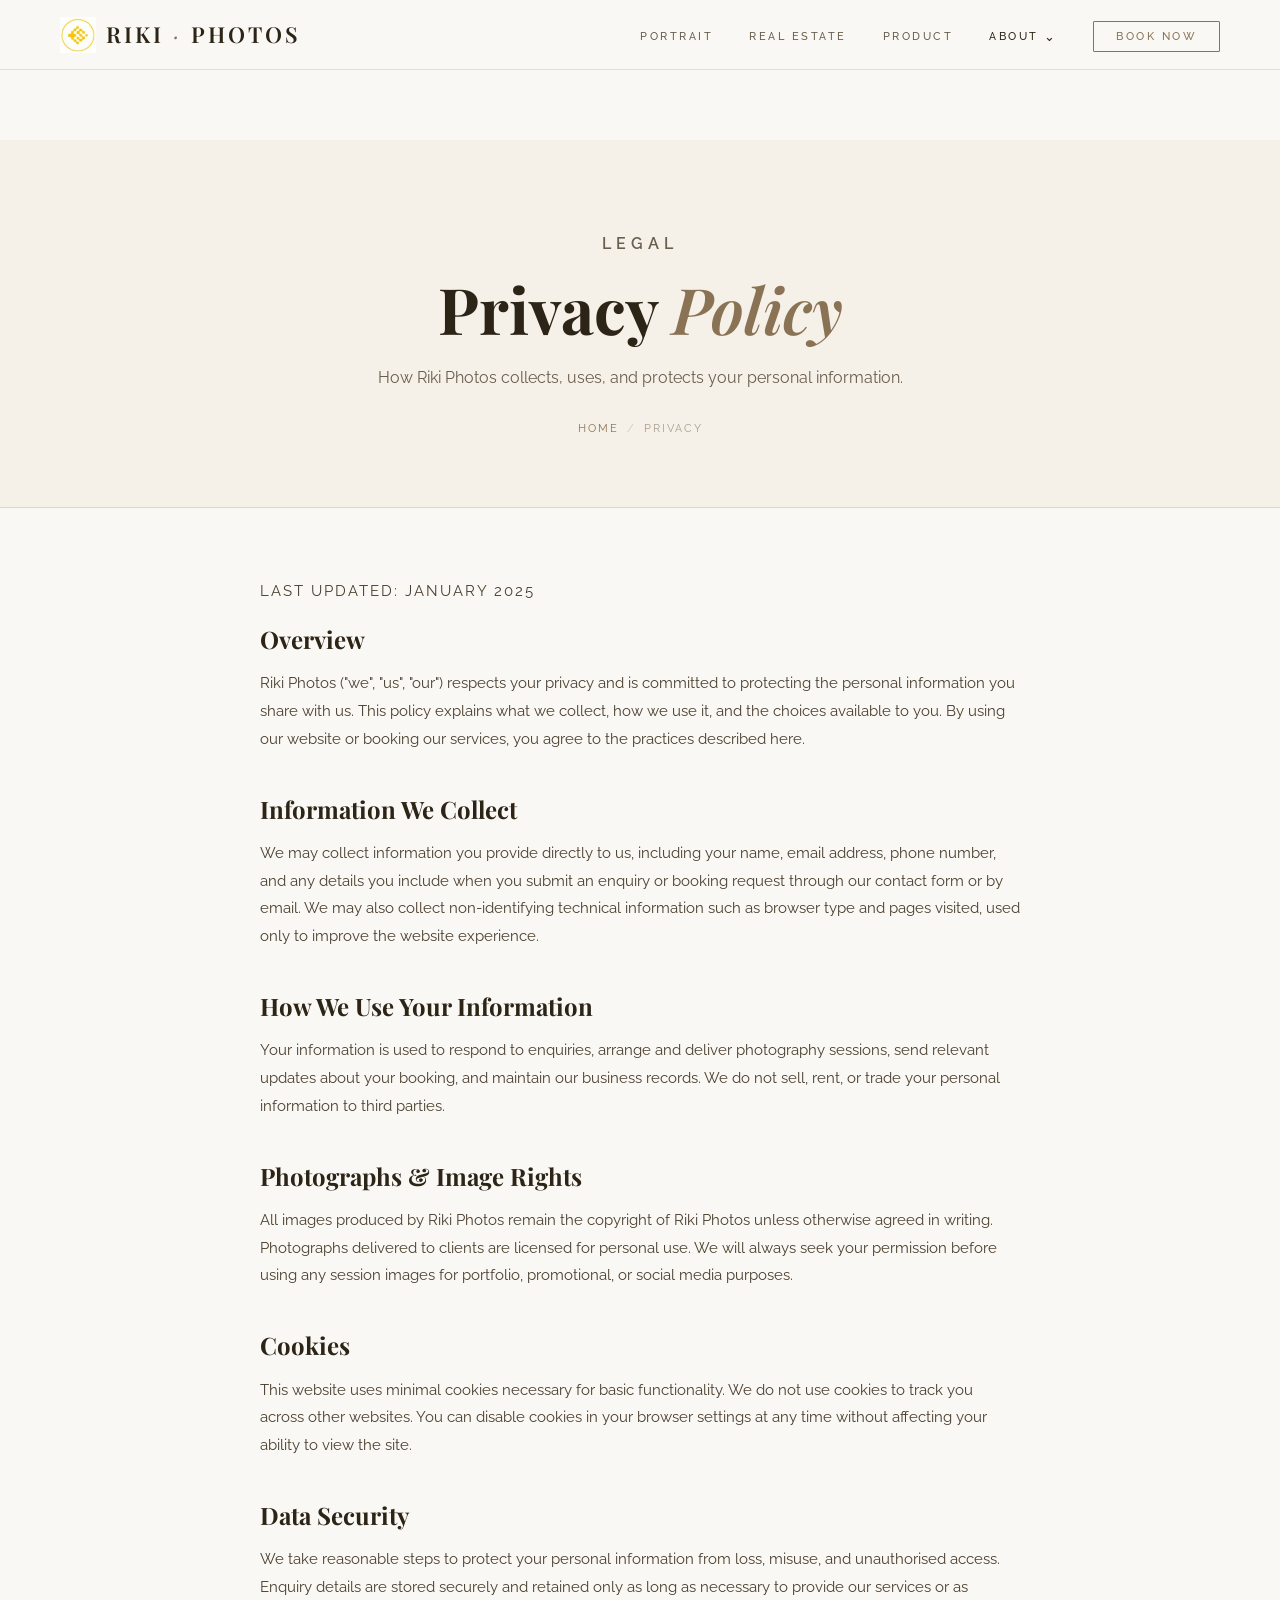
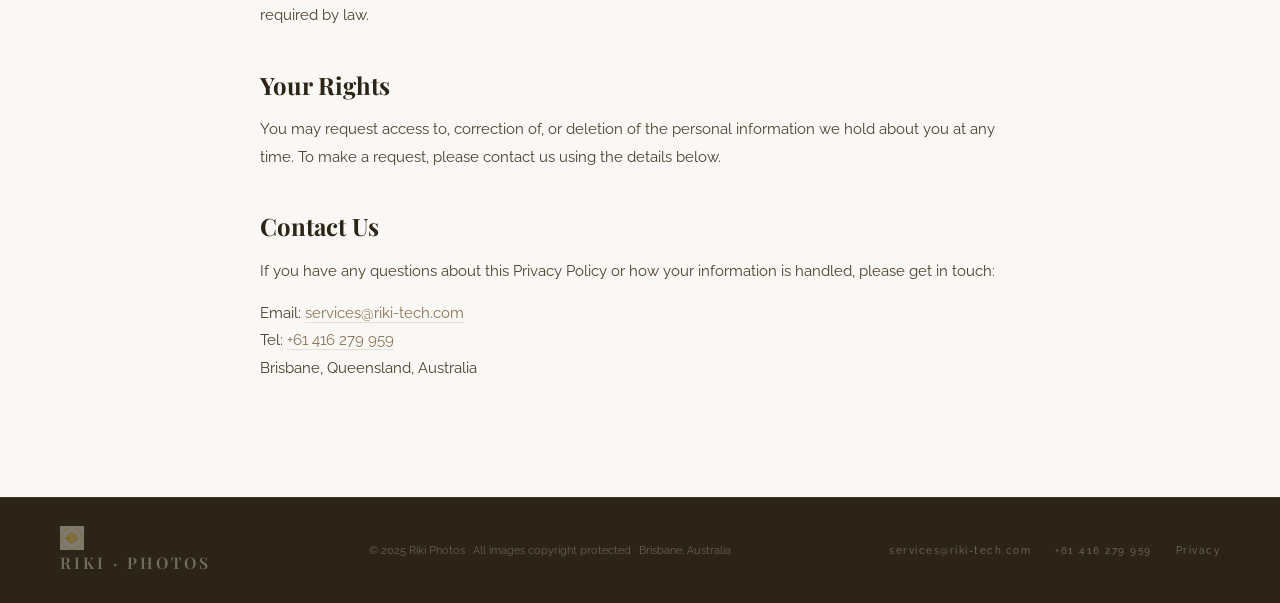
<file: privacy.html>
<!DOCTYPE html>
<html lang="en">
<head>
  <meta charset="UTF-8">
  <meta name="viewport" content="width=device-width, initial-scale=1.0">
  <meta name="description" content="Privacy Policy for Riki Photos — how we collect, use and protect your personal information.">
  <meta name="author" content="Riki Photos">
  <meta property="og:url" content="https://rikiphotos.com/privacy.html">
  <link rel="canonical" href="https://rikiphotos.com/privacy.html">
  <title>Privacy Policy — Riki Photos Brisbane</title>
  <link rel="icon" type="image/x-icon" href="images/favicon.ico">
  <link rel="icon" type="image/png" sizes="32x32" href="images/favicon-32x32.png">
  <link rel="apple-touch-icon" sizes="180x180" href="images/apple-touch-icon.png">
  <link rel="preconnect" href="https://fonts.googleapis.com">
  <link rel="preconnect" href="https://fonts.gstatic.com" crossorigin>
  <link href="https://fonts.googleapis.com/css2?family=Playfair+Display:ital,wght@0,400;0,500;0,600;0,700;1,400;1,500;1,600&family=Raleway:wght@300;400;500;600&display=swap" rel="stylesheet">
  <style>
/* ═══════════════════════════════════════════════
   RIKI PHOTOS — Main Stylesheet
   Fonts: Playfair Display (headings) + Raleway (body)
   Theme: Warm cream / earthy gold
   © 2025 Riki Photos
═══════════════════════════════════════════════ */

/* ── RESET & VARIABLES ── */
*, *::before, *::after { margin: 0; padding: 0; box-sizing: border-box; }

:root {
  --cream:        #F5F0E8;
  --cream2:       #EDE8DF;
  --cream3:       #E4DDD1;
  --warm-white:   #FAF8F4;
  --gold:         #8A7355;
  --gold-light:   #B09A7A;
  --gold-pale:    #D4C4A8;
  --dark:         #2C2416;
  --mid:          #4A3F2F;
  --muted:        #6A5E4E;
  --light-muted:  #A89C8C;
  --border:       rgba(138, 115, 85, 0.2);
  --font-heading: 'Playfair Display', Georgia, serif;
  --font-body:    'Raleway', 'Helvetica Neue', sans-serif;
  --nav-h:        70px;
}

html { scroll-behavior: smooth; }

body {
  background: var(--warm-white);
  color: var(--dark);
  font-family: var(--font-body);
  font-weight: 400;
  line-height: 1.6;
  font-size: 15px;
  -webkit-font-smoothing: antialiased;
}

img {
  display: block;
  width: 100%;
  height: 100%;
  object-fit: cover;
  object-position: center;
  pointer-events: none;
  -webkit-user-drag: none;
  user-select: none;
  -webkit-user-select: none;
}

/* All photo containers must be positioned so img absolute works */
.hero-photo,
.hero-photo-sm,
.portfolio-item,
.travel-visual,
.about-visual {
  position: relative;
  overflow: hidden;
}

/* Images inside photo containers: absolutely fill the box */
.hero-photo > img,
.hero-photo-sm > img,
.portfolio-item > img,
.travel-visual > img,
.about-visual > img {
  position: absolute;
  inset: 0;
  width: 100%;
  height: 100%;
  object-fit: cover;
  object-position: center;
}

a { color: inherit; text-decoration: none; }

/* ── UTILITY ── */
.section-label {
  font-size: 10px;
  letter-spacing: 5px;
  text-transform: uppercase;
  color: var(--gold);
  margin-bottom: 16px;
  font-weight: 600;
  display: block;
}

.section-title {
  font-family: var(--font-heading);
  font-size: 44px;
  font-weight: 700;
  color: var(--dark);
  line-height: 1.1;
  margin-bottom: 60px;
}

.section-title.sm { font-size: 34px; margin-bottom: 0; }

.section-line {
  height: 0.5px;
  background: var(--border);
  margin: 0 60px;
}

/* ── BUTTONS ── */
.btn-primary {
  display: inline-block;
  background: var(--dark);
  color: var(--cream);
  border: none;
  padding: 14px 36px;
  font-family: var(--font-body);
  font-size: 11px;
  letter-spacing: 2.5px;
  text-transform: uppercase;
  cursor: pointer;
  font-weight: 600;
  border-radius: 1px;
  transition: background 0.3s;
  text-decoration: none;
}
.btn-primary:hover { background: var(--mid); }

.btn-ghost {
  display: inline-block;
  background: none;
  border: 0.5px solid var(--border);
  color: var(--muted);
  padding: 14px 28px;
  font-family: var(--font-body);
  font-size: 11px;
  letter-spacing: 2px;
  text-transform: uppercase;
  cursor: pointer;
  font-weight: 500;
  border-radius: 1px;
  transition: all 0.3s;
  text-decoration: none;
}
.btn-ghost:hover { border-color: var(--gold); color: var(--gold); }

.btn-text {
  display: inline-block;
  background: none;
  border: none;
  color: var(--muted);
  font-size: 11px;
  letter-spacing: 2px;
  text-transform: uppercase;
  cursor: pointer;
  font-family: var(--font-body);
  font-weight: 500;
  padding: 14px 0;
  border-bottom: 0.5px solid transparent;
  transition: all 0.3s;
  text-decoration: none;
}
.btn-text:hover { color: var(--dark); border-bottom-color: var(--dark); }

.btn-light {
  display: inline-block;
  background: var(--cream);
  color: var(--dark);
  border: none;
  padding: 14px 44px;
  font-family: var(--font-body);
  font-size: 11px;
  letter-spacing: 2.5px;
  text-transform: uppercase;
  cursor: pointer;
  font-weight: 600;
  border-radius: 1px;
  transition: background 0.3s;
  text-decoration: none;
}
.btn-light:hover { background: var(--gold-pale); }

/* Placeholder blocks (remove once real images are added) */
.img-placeholder {
  width: 100%;
  height: 100%;
  display: flex;
  align-items: center;
  justify-content: center;
  background: linear-gradient(140deg, #D4C9B5 0%, #C4B89E 50%, #B8A888 100%);
  position: relative;
}

.img-placeholder::after {
  content: attr(data-label);
  font-size: 9px;
  letter-spacing: 3px;
  text-transform: uppercase;
  color: rgba(44,36,22,0.3);
  font-weight: 500;
}

/* ── NAVIGATION ── */
#navbar {
  position: sticky;
  top: 0;
  z-index: 200;
  background: rgba(250, 248, 244, 0.97);
  backdrop-filter: blur(8px);
  -webkit-backdrop-filter: blur(8px);
  border-bottom: 0.5px solid var(--border);
  padding: 0 60px;
  display: flex;
  align-items: center;
  justify-content: space-between;
  height: var(--nav-h);
  transition: box-shadow 0.3s;
}

#navbar.scrolled { box-shadow: 0 1px 20px rgba(44,36,22,0.06); }

.logo {
  font-family: var(--font-heading);
  font-size: 22px;
  font-weight: 600;
  letter-spacing: 3px;
  color: var(--dark);
  text-transform: uppercase;
  flex-shrink: 0;
  display: flex;
  align-items: center;
  gap: 10px;
  text-decoration: none;
}
.logo-img {
  width: 36px;
  height: 36px;
  object-fit: contain;
  display: block;
  pointer-events: none;
  -webkit-user-drag: none;
}
.logo-dot { color: var(--gold); font-weight: 400; font-style: italic; }

.nav-links {
  display: flex;
  gap: 36px;
  list-style: none;
  align-items: center;
}

.nav-links a {
  color: var(--muted);
  font-size: 11px;
  letter-spacing: 2.5px;
  text-transform: uppercase;
  font-weight: 500;
  transition: color 0.3s;
  padding: 4px 0;
  position: relative;
}
.nav-links a::after {
  content: '';
  position: absolute;
  bottom: 0;
  left: 0;
  width: 0;
  height: 0.5px;
  background: var(--gold);
  transition: width 0.3s;
}
.nav-links a:hover { color: var(--dark); }
.nav-links a:hover::after { width: 100%; }

.nav-cta {
  border: 0.5px solid var(--gold) !important;
  padding: 8px 22px !important;
  color: var(--gold) !important;
  border-radius: 1px;
}
.nav-cta::after { display: none !important; }
.nav-cta:hover { background: var(--gold) !important; color: var(--cream) !important; }

.nav-toggle {
  display: none;
  flex-direction: column;
  gap: 5px;
  background: none;
  border: none;
  cursor: pointer;
  padding: 4px;
}
.nav-toggle span {
  display: block;
  width: 24px;
  height: 1px;
  background: var(--dark);
  transition: all 0.3s;
}

/* ── NAV DROPDOWN ── */
.has-dropdown { position: relative; }
.nav-dropdown-toggle {
  background: none;
  border: none;
  cursor: pointer;
  color: var(--muted);
  font-size: 11px;
  letter-spacing: 2.5px;
  text-transform: uppercase;
  font-weight: 500;
  font-family: var(--font-body);
  padding: 4px 0;
  display: inline-flex;
  align-items: center;
  gap: 5px;
  transition: color 0.3s;
}
.nav-dropdown-toggle:hover,
.nav-dropdown-toggle.active { color: var(--dark); }
.nav-caret { font-size: 13px; line-height: 1; transition: transform 0.3s; }
.nav-dropdown {
  list-style: none;
  position: absolute;
  top: 100%;
  left: 50%;
  transform: translateX(-50%) translateY(8px);
  background: var(--warm-white);
  border: 0.5px solid var(--border);
  padding: 8px 0;
  min-width: 150px;
  opacity: 0;
  visibility: hidden;
  transition: opacity 0.25s ease, transform 0.25s ease;
  box-shadow: 0 8px 30px rgba(44,36,22,0.10);
  z-index: 200;
}
.has-dropdown:hover .nav-dropdown {
  opacity: 1;
  visibility: visible;
  transform: translateX(-50%) translateY(2px);
}
.has-dropdown:hover .nav-caret { transform: rotate(180deg); }
.nav-dropdown li { width: 100%; }
.nav-dropdown a {
  display: block;
  padding: 9px 22px;
  font-size: 11px;
  letter-spacing: 2px;
  white-space: nowrap;
}
.nav-dropdown a::after { display: none; }


/* ── HERO ── */
.hero {
  min-height: calc(92vh - var(--nav-h));
  display: grid;
  grid-template-columns: 1fr 1fr;
}

.hero-left {
  padding: 80px 60px;
  display: flex;
  flex-direction: column;
  justify-content: center;
  background: var(--warm-white);
}

.hero-eyebrow {
  font-size: 10px;
  letter-spacing: 5px;
  text-transform: uppercase;
  color: var(--gold);
  margin-bottom: 28px;
  font-weight: 600;
}

.hero-title {
  font-family: var(--font-heading);
  font-size: 62px;
  font-weight: 700;
  line-height: 1.07;
  color: var(--dark);
  margin-bottom: 32px;
  letter-spacing: -0.5px;
}
.hero-title em { font-style: italic; color: var(--gold); font-weight: 400; }

.hero-sub {
  font-size: 14px;
  color: var(--muted);
  line-height: 1.9;
  max-width: 380px;
  margin-bottom: 48px;
  font-weight: 400;
}

.hero-actions { display: flex; gap: 16px; align-items: center; flex-wrap: wrap; }

.hero-right {
  position: relative;
  overflow: hidden;
  display: grid;
  grid-template-rows: 1fr 1fr;
  gap: 2px;
  background: var(--cream2);
  /* Force explicit height so grid rows have real pixel values */
  height: calc(92vh - var(--nav-h));
  min-height: 500px;
}

.hero-photo {
  position: relative;
  overflow: hidden;
}

/* Remove the min-height hack — height comes from grid parent */
.hero-photo-top { background: linear-gradient(140deg, #D4C9B5, #C4B89E, #B8A888); }

.hero-photo-row {
  display: grid;
  grid-template-columns: 1fr 1fr;
  gap: 2px;
  overflow: hidden;
}
.hero-photo-sm {
  position: relative;
  overflow: hidden;
  background: linear-gradient(160deg, #C8BCA8, #B8AC98);
}

.hero-stats {
  position: absolute;
  bottom: 32px;
  left: -112px;
  background: var(--warm-white);
  border: 0.5px solid var(--border);
  padding: 20px 28px;
  display: flex;
  gap: 28px;
  align-items: center;
  z-index: 20;
}
.stat { text-align: center; }
.stat-num {
  font-family: var(--font-heading);
  font-size: 34px;
  font-weight: 700;
  color: var(--dark);
  line-height: 1;
  display: block;
}
.stat-label {
  font-size: 9px;
  letter-spacing: 2.5px;
  text-transform: uppercase;
  color: var(--light-muted);
  display: block;
  margin-top: 5px;
  font-weight: 500;
}
.stat-div { width: 0.5px; height: 32px; background: var(--border); }

/* ── PROTECTION BAR ── */





/* ── SERVICES ── */
.services { padding: 100px 60px; background: var(--warm-white); }

.services-grid {
  display: grid;
  grid-template-columns: repeat(3, 1fr);
  gap: 2px;
}

.service-card {
  background: var(--cream);
  padding: 44px 36px;
  border-bottom: 2px solid transparent;
  transition: background 0.4s, border-color 0.4s;
}
.service-card:hover { background: var(--cream2); border-bottom-color: var(--gold); }

.service-num {
  font-family: var(--font-heading);
  font-size: 58px;
  font-weight: 700;
  color: var(--gold-pale);
  line-height: 1;
  margin-bottom: 24px;
}

.service-name {
  font-family: var(--font-heading);
  font-size: 24px;
  font-weight: 600;
  color: var(--dark);
  margin-bottom: 16px;
  line-height: 1.2;
}

.service-desc {
  font-size: 13px;
  color: var(--muted);
  line-height: 1.85;
  margin-bottom: 28px;
}

.service-tags { display: flex; flex-wrap: wrap; gap: 7px; }
.tag {
  font-size: 9px;
  letter-spacing: 1.5px;
  text-transform: uppercase;
  color: var(--gold);
  border: 0.5px solid var(--gold-pale);
  padding: 4px 10px;
  border-radius: 1px;
  background: rgba(138, 115, 85, 0.04);
  font-weight: 600;
}

/* ── PORTFOLIO ── */
.portfolio { padding: 0 60px 100px; background: var(--warm-white); }

.portfolio-header {
  display: flex;
  justify-content: space-between;
  align-items: flex-end;
  margin-bottom: 36px;
  padding-top: 0;
  margin-top: 0;
}

.portfolio-grid {
  display: grid;
  grid-template-columns: 1.4fr 1fr 1fr;
  grid-template-rows: 270px 270px;
  gap: 3px;
}

.portfolio-item {
  position: relative;
  overflow: hidden;
  cursor: pointer;
}
.portfolio-item.span2 { grid-row: span 2; }

.portfolio-placeholder {
  width: 100%;
  height: 100%;
  transition: transform 0.6s ease;
}
.portfolio-item:hover .portfolio-placeholder { transform: scale(1.04); }
.portfolio-item:hover img {
  transform: scale(1.04);
  transition: transform 0.6s ease;
}

.portfolio-label {
  position: absolute;
  bottom: 0; left: 0; right: 0;
  padding: 20px 16px 14px;
  background: linear-gradient(to top, rgba(245,240,232,0.92) 0%, transparent 100%);
  font-size: 10px;
  letter-spacing: 2px;
  text-transform: uppercase;
  color: var(--mid);
  opacity: 0;
  transition: opacity 0.3s;
  font-weight: 500;
  z-index: 15;
}
.portfolio-item:hover .portfolio-label { opacity: 1; }

/* ── TRAVEL ── */
.travel-section { padding: 100px 60px; background: var(--cream); }

.travel-inner {
  display: grid;
  grid-template-columns: 1fr 1fr;
  gap: 80px;
  align-items: center;
}

.travel-visual {
  height: 480px;
  position: relative;
  overflow: hidden;
}
.travel-placeholder { height: 100%; }

.travel-cities {
  position: absolute;
  bottom: 24px; left: 24px; right: 24px;
  display: flex;
  gap: 8px;
  flex-wrap: wrap;
  z-index: 20;
}
.city-pill {
  background: rgba(250, 248, 244, 0.8);
  border: 0.5px solid rgba(138, 115, 85, 0.3);
  padding: 5px 12px;
  font-size: 9px;
  letter-spacing: 2px;
  text-transform: uppercase;
  color: var(--mid);
  border-radius: 100px;
  font-weight: 600;
}

.travel-content .section-title { font-size: 40px; margin-bottom: 24px; }

.travel-content > p {
  font-size: 14px;
  color: var(--muted);
  line-height: 1.9;
  margin-bottom: 28px;
}

.bullet-list {
  list-style: none;
  display: flex;
  flex-direction: column;
  gap: 14px;
  margin-bottom: 36px;
}
.bullet-list li {
  padding-left: 20px;
  position: relative;
  font-size: 13px;
  color: var(--muted);
  line-height: 1.7;
}
.bullet-list li::before {
  content: '—';
  position: absolute;
  left: 0;
  color: var(--gold);
  font-weight: 600;
}

/* ── ABOUT ── */
.about-section {
  padding: 100px 60px;
  background: var(--warm-white);
  display: grid;
  grid-template-columns: 1fr 1fr;
  gap: 80px;
  align-items: center;
}

.about-visual {
  height: 520px;
  position: relative;
  overflow: hidden;
}
.about-placeholder { height: 100%; background: linear-gradient(160deg, #C8BEA8 0%, #BEB49E 60%, #B0A890 100%); }

.about-content .section-title { font-size: 40px; margin-bottom: 20px; }

.about-content > p {
  font-size: 14px;
  color: var(--muted);
  line-height: 1.9;
  margin-bottom: 16px;
}

.quote-block {
  border-left: 2px solid var(--gold-pale);
  padding-left: 28px;
  margin: 32px 0;
  border-radius: 0;
}
.quote-text {
  font-family: var(--font-heading);
  font-size: 20px;
  font-style: italic;
  font-weight: 400;
  color: var(--mid);
  line-height: 1.65;
}

.about-actions {
  display: flex;
  gap: 16px;
  align-items: center;
  flex-wrap: wrap;
  margin-top: 28px;
}

.ip-badge {
  display: flex;
  align-items: center;
  gap: 8px;
  background: rgba(138, 115, 85, 0.06);
  border: 0.5px solid var(--gold-pale);
  padding: 8px 16px;
  border-radius: 1px;
}
.ip-badge-icon { font-size: 12px; color: var(--gold); }
.ip-badge-text {
  font-size: 9px;
  letter-spacing: 1.5px;
  text-transform: uppercase;
  color: var(--gold);
  font-weight: 600;
}

/* ── PROCESS ── */
.process-section { padding: 80px 60px; background: var(--cream); }
.process-header { margin-bottom: 0; }
.process-header .section-title { font-size: 40px; margin-bottom: 0; }

.process-steps {
  display: grid;
  grid-template-columns: repeat(4, 1fr);
  border-top: 0.5px solid var(--border);
  margin-top: 56px;
}

.process-step {
  padding: 36px 28px 36px 0;
  border-right: 0.5px solid var(--border);
}
.process-step:last-child { border-right: none; }
.process-step:not(:first-child) { padding-left: 28px; padding-right: 0; }

.step-num {
  font-family: var(--font-heading);
  font-size: 46px;
  font-weight: 700;
  color: var(--gold-pale);
  line-height: 1;
  margin-bottom: 18px;
}
.step-title {
  font-family: var(--font-heading);
  font-size: 19px;
  color: var(--dark);
  margin-bottom: 10px;
  font-weight: 600;
}
.step-desc { font-size: 12px; color: var(--muted); line-height: 1.8; }

/* ── CONTACT ── */
.contact-section {
  padding: 100px 60px;
  background: var(--dark);
  text-align: center;
}
.contact-section .section-label { color: var(--gold-pale); }

.contact-title {
  font-family: var(--font-heading);
  font-size: 50px;
  font-weight: 700;
  color: var(--cream);
  margin-bottom: 18px;
  line-height: 1.1;
}
.contact-title em { color: var(--gold-light); font-style: italic; font-weight: 400; }

.contact-sub {
  font-size: 13px;
  color: rgba(245, 240, 232, 0.5);
  margin-bottom: 56px;
  letter-spacing: 0.5px;
}

.contact-grid {
  display: grid;
  grid-template-columns: repeat(3, 1fr);
  gap: 2px;
  max-width: 680px;
  margin: 0 auto 60px;
}
.contact-card {
  background: rgba(245, 240, 232, 0.05);
  border: 0.5px solid rgba(245, 240, 232, 0.1);
  padding: 32px 20px;
  display: flex;
  flex-direction: column;
  align-items: center;
}
.contact-icon { font-size: 18px; color: var(--gold-light); margin-bottom: 12px; }
.contact-card-label {
  font-size: 9px;
  letter-spacing: 2.5px;
  text-transform: uppercase;
  color: rgba(245, 240, 232, 0.4);
  margin-bottom: 7px;
  font-weight: 600;
}
.contact-card-val { font-size: 13px; color: var(--cream); }
a.contact-card-val:hover { color: var(--gold-light); }

/* CONTACT FORM */
.contact-form {
  max-width: 640px;
  margin: 0 auto;
  text-align: left;
}
.form-row { display: grid; grid-template-columns: 1fr 1fr; gap: 16px; }
.form-group { display: flex; flex-direction: column; margin-bottom: 16px; }

.form-group label {
  font-size: 10px;
  letter-spacing: 2px;
  text-transform: uppercase;
  color: rgba(245, 240, 232, 0.5);
  margin-bottom: 8px;
  font-weight: 600;
}

.form-group input,
.form-group select,
.form-group textarea {
  background: rgba(245, 240, 232, 0.06);
  border: 0.5px solid rgba(245, 240, 232, 0.15);
  color: var(--cream);
  padding: 12px 16px;
  font-family: var(--font-body);
  font-size: 13px;
  font-weight: 400;
  border-radius: 1px;
  outline: none;
  transition: border-color 0.3s;
  width: 100%;
}
.form-group input::placeholder,
.form-group textarea::placeholder { color: rgba(245, 240, 232, 0.25); }
.form-group input:focus,
.form-group select:focus,
.form-group textarea:focus { border-color: rgba(201, 169, 110, 0.5); }
.form-group select option { background: var(--dark); color: var(--cream); }
.form-group textarea { resize: vertical; min-height: 120px; }

.contact-form .btn-light { margin-top: 8px; width: 100%; text-align: center; }

.form-success {
  display: none;
  text-align: center;
  padding: 24px;
  background: rgba(245, 240, 232, 0.06);
  border: 0.5px solid rgba(245, 240, 232, 0.15);
  color: var(--cream);
  font-size: 14px;
  letter-spacing: 0.5px;
  margin-top: 16px;
}

/* ── FOOTER ── */
footer {
  padding: 28px 60px;
  background: var(--dark);
  border-top: 0.5px solid rgba(245, 240, 232, 0.08);
  display: flex;
  justify-content: space-between;
  align-items: center;
  flex-wrap: wrap;
  gap: 16px;
}
.footer-logo {
  font-family: var(--font-heading);
  font-size: 16px;
  letter-spacing: 3px;
  color: rgba(245, 240, 232, 0.35);
  text-transform: uppercase;
  font-weight: 600;
}
.footer-copy { font-size: 11px; color: rgba(245, 240, 232, 0.3); }
.footer-links { display: flex; gap: 24px; flex-wrap: wrap; justify-content: center; }
.footer-links a {
  font-size: 10px;
  letter-spacing: 1.5px;
  text-transform: none;
  color: rgba(245, 240, 232, 0.3);
  font-weight: 500;
  transition: color 0.3s;
}
.footer-links a:hover { color: var(--gold-light); }

/* ── AWARD ELEMENTS ── */
.hero-award {
  display: flex;
  align-items: center;
  gap: 10px;
  margin-bottom: 24px;
  padding: 8px 14px;
  background: rgba(138,115,85,0.07);
  border: 0.5px solid var(--gold-pale);
  border-radius: 1px;
  width: fit-content;
}
.hero-award-icon {
  color: var(--gold);
  font-size: 13px;
  flex-shrink: 0;
}
.hero-award-text {
  font-size: 10px;
  letter-spacing: 1.5px;
  text-transform: uppercase;
  color: var(--gold);
  font-weight: 600;
  line-height: 1.4;
}

.award-block {
  display: flex;
  align-items: center;
  gap: 18px;
  background: var(--cream);
  border: 0.5px solid var(--gold-pale);
  border-left: 3px solid var(--gold);
  padding: 16px 20px;
  margin-bottom: 28px;
  border-radius: 1px;
}
.award-icon {
  font-size: 22px;
  color: var(--gold);
  flex-shrink: 0;
  line-height: 1;
}
.award-body {
  display: flex;
  flex-direction: column;
  gap: 3px;
}
.award-title {
  font-family: var(--font-heading);
  font-size: 17px;
  font-weight: 600;
  color: var(--dark);
  line-height: 1.2;
}
.award-org {
  font-size: 11px;
  letter-spacing: 1.5px;
  text-transform: uppercase;
  color: var(--gold);
  font-weight: 600;
}

/* ── PACKAGES ── */
.packages-section { padding: 80px 60px 100px; background: var(--warm-white); }

.packages-header { margin-bottom: 56px; }
.packages-header .section-title { font-size: 40px; margin-bottom: 0; }

.packages-grid {
  display: grid;
  grid-template-columns: repeat(3, 1fr);
  gap: 2px;
  margin-bottom: 28px;
}

.package-card {
  background: var(--cream);
  padding: 44px 36px;
  display: flex;
  flex-direction: column;
  gap: 0;
  position: relative;
  border-bottom: 2px solid transparent;
  transition: background 0.4s, border-color 0.4s;
}
.package-card:hover { background: var(--cream2); border-bottom-color: var(--gold-pale); }

.package-card--featured {
  background: var(--dark);
  border-bottom-color: var(--gold) !important;
}
.package-card--featured:hover { background: var(--mid); }

.pkg-badge {
  position: absolute;
  top: 0; left: 0; right: 0;
  background: var(--gold);
  color: var(--cream);
  font-size: 9px;
  letter-spacing: 2.5px;
  text-transform: uppercase;
  font-weight: 600;
  text-align: center;
  padding: 6px;
}

.pkg-eyebrow {
  font-size: 9px;
  letter-spacing: 4px;
  text-transform: uppercase;
  color: var(--gold);
  font-weight: 600;
  margin-bottom: 12px;
  margin-top: 24px;
}
.package-card--featured .pkg-eyebrow { color: var(--gold-light); }

.pkg-name {
  font-family: var(--font-heading);
  font-size: 30px;
  font-weight: 700;
  color: var(--dark);
  margin-bottom: 12px;
  line-height: 1.1;
}
.package-card--featured .pkg-name { color: var(--cream); }

.pkg-ideal {
  font-size: 12px;
  color: var(--light-muted);
  line-height: 1.6;
  margin-bottom: 24px;
  font-style: italic;
  border-bottom: 0.5px solid var(--border);
  padding-bottom: 20px;
}
.package-card--featured .pkg-ideal { color: rgba(245,240,232,0.45); border-bottom-color: rgba(245,240,232,0.1); }

.pkg-list {
  list-style: none;
  display: flex;
  flex-direction: column;
  gap: 10px;
  margin-bottom: 32px;
  flex: 1;
}
.pkg-list li {
  font-size: 13px;
  color: var(--muted);
  padding-left: 18px;
  position: relative;
  line-height: 1.6;
}
.pkg-list li::before {
  content: '✓';
  position: absolute;
  left: 0;
  color: var(--gold);
  font-weight: 600;
  font-size: 11px;
}
.package-card--featured .pkg-list li { color: rgba(245,240,232,0.65); }
.package-card--featured .pkg-list li::before { color: var(--gold-light); }

.package-card .btn-ghost { align-self: flex-start; }
.package-card--featured .btn-primary { align-self: flex-start; }
.package-card--featured .btn-ghost {
  border-color: rgba(245,240,232,0.3);
  color: rgba(245,240,232,0.7);
}
.package-card--featured .btn-ghost:hover {
  border-color: var(--gold-light);
  color: var(--gold-light);
}

.packages-note {
  font-size: 12px;
  color: var(--light-muted);
  text-align: center;
  letter-spacing: 0.3px;
}
.packages-note a { color: var(--gold); border-bottom: 0.5px solid var(--gold-pale); }

/* bullet-list strong */
.bullet-list li strong { color: var(--dark); font-weight: 600; }

/* ── RESPONSIVE ── */
@media (max-width: 1024px) {
  .hero-title { font-size: 48px; }
  .section-title { font-size: 36px; }
  .services-grid { grid-template-columns: 1fr; }
  .travel-inner,
  .about-section { grid-template-columns: 1fr; gap: 48px; }
  .about-visual { height: 360px; }
  .travel-visual { height: 360px; }
  .process-steps { grid-template-columns: 1fr 1fr; }
  .process-step:nth-child(2) { border-right: none; }
  .process-step:nth-child(3),
  .process-step:nth-child(4) { border-top: 0.5px solid var(--border); }
  .packages-grid { grid-template-columns: 1fr; gap: 2px; }
  .package-card--featured { order: -1; }
}

@media (max-width: 768px) {
  :root { --nav-h: 60px; }

  #navbar { padding: 0 24px; }
  .nav-links { display: none; flex-direction: column; gap: 0; position: absolute; top: var(--nav-h); left: 0; right: 0; background: var(--warm-white); border-bottom: 0.5px solid var(--border); padding: 16px 0; }
  .nav-links.open { display: flex; }
  .nav-links li { width: 100%; }
  .nav-links a { display: block; padding: 12px 24px; font-size: 12px; }
  .nav-cta { margin: 8px 24px; display: inline-block !important; }
  .nav-toggle { display: flex; }
  .has-dropdown { width: 100%; }
  .nav-dropdown-toggle { display: block; width: 100%; text-align: left; padding: 12px 24px; font-size: 12px; }
  .nav-dropdown {
    position: static;
    transform: none;
    opacity: 1;
    visibility: visible;
    border: none;
    box-shadow: none;
    background: var(--cream);
    padding: 0;
    min-width: 0;
    display: none;
  }
  .has-dropdown.open .nav-dropdown { display: block; }
  .has-dropdown.open .nav-caret { transform: rotate(180deg); }
  .nav-dropdown a { padding: 10px 40px; }


  .hero { grid-template-columns: 1fr; min-height: auto; }
  .hero-left { padding: 60px 24px; }
  .hero-title { font-size: 40px; }
  .hero-right { height: 50vw; min-height: 280px; }
  .hero-stats { left: 24px; bottom: 24px; }

  .section-line { margin: 0 24px; }
  .services { padding: 60px 24px; }
  .portfolio { padding: 0 24px 60px; }
  .portfolio-grid { grid-template-columns: 1fr 1fr; grid-template-rows: auto; }
  .portfolio-item.span2 { grid-row: span 1; grid-column: span 2; height: 220px; }
  .portfolio-item { height: 160px; }
  .travel-section,
  .about-section,
  .process-section { padding: 60px 24px; }
  .about-section { display: block; }
  .about-visual { margin-bottom: 40px; }
  .process-steps { grid-template-columns: 1fr; }
  .process-step,
  .process-step:not(:first-child) { padding: 28px 0; border-right: none; border-top: 0.5px solid var(--border); }
  .packages-section { padding: 60px 24px; }
  .contact-section { padding: 60px 24px; }
  .contact-grid { grid-template-columns: 1fr; max-width: 100%; }
  .form-row { grid-template-columns: 1fr; }
  footer { padding: 24px; flex-direction: column; text-align: center; gap: 12px; }
  
  
  .contact-title { font-size: 36px; }
}

@media (max-width: 480px) {
  .hero-title { font-size: 34px; }
  .section-title { font-size: 28px; }
  .hero-actions { flex-direction: column; align-items: flex-start; }
}


/* ── SUBPAGE BANNER ── */
.page-banner {
  margin-top: var(--nav-h);
  padding: 90px 60px 70px;
  background: var(--cream);
  border-bottom: 0.5px solid var(--border);
  text-align: center;
}
.page-banner .section-label { justify-content: center; margin-bottom: 18px; }
.page-banner h1 {
  font-family: var(--font-heading);
  font-weight: 700;
  font-size: clamp(38px, 6vw, 64px);
  line-height: 1.05;
  color: var(--dark);
  margin-bottom: 22px;
}
.page-banner h1 em { font-style: italic; color: var(--gold); font-weight: 600; }
.page-banner p {
  max-width: 620px;
  margin: 0 auto;
  color: var(--muted);
  font-size: 16px;
  line-height: 1.7;
}
.crumbs {
  margin-top: 28px;
  font-size: 11px;
  letter-spacing: 2px;
  text-transform: uppercase;
  color: var(--light-muted);
}
.crumbs a { color: var(--gold); }
.crumbs a:hover { color: var(--dark); }
.crumbs span { margin: 0 8px; opacity: 0.5; }

/* ── GALLERY ── */
.gallery-section { padding: 70px 60px 100px; background: var(--warm-white); }
.gallery {
  column-count: 3;
  column-gap: 18px;
  max-width: 1280px;
  margin: 0 auto;
}
.gallery-item {
  position: relative;
  overflow: hidden;
  margin: 0 0 18px;
  break-inside: avoid;
  border-radius: 2px;
  cursor: zoom-in;
  background: var(--cream2);
}
.gallery-item img {
  position: static;
  width: 100%;
  height: auto;
  display: block;
  transition: transform 0.6s cubic-bezier(.2,.7,.2,1);
}
.gallery-item:hover img { transform: scale(1.05); }
.gallery-item::after {
  content: "";
  position: absolute; inset: 0;
  background: linear-gradient(to top, rgba(44,36,22,0.28), transparent 45%);
  opacity: 0; transition: opacity 0.4s ease;
  pointer-events: none;
}
.gallery-item:hover::after { opacity: 1; }
.gallery-cap {
  position: absolute;
  left: 16px; bottom: 14px;
  color: var(--cream);
  font-size: 11px;
  letter-spacing: 2px;
  text-transform: uppercase;
  opacity: 0;
  transform: translateY(6px);
  transition: opacity 0.4s ease, transform 0.4s ease;
  z-index: 2;
  pointer-events: none;
}
.gallery-item:hover .gallery-cap { opacity: 1; transform: translateY(0); }

/* CTA strip below gallery */
.page-cta {
  text-align: center;
  padding: 80px 24px 0;
  max-width: 720px;
  margin: 0 auto;
}
.page-cta h2 {
  font-family: var(--font-heading);
  font-weight: 700;
  font-size: clamp(28px,4vw,40px);
  color: var(--dark);
  margin-bottom: 16px;
}
.page-cta h2 em { font-style: italic; color: var(--gold); }
.page-cta p { color: var(--muted); margin-bottom: 28px; }

/* ── LIGHTBOX ── */
.lightbox {
  position: fixed; inset: 0;
  background: rgba(28,22,12,0.94);
  display: none;
  align-items: center; justify-content: center;
  z-index: 2000;
  padding: 40px;
  cursor: zoom-out;
}
.lightbox.open { display: flex; }
.lightbox img {
  max-width: 90vw; max-height: 88vh;
  width: auto; height: auto;
  object-fit: contain;
  box-shadow: 0 20px 60px rgba(0,0,0,0.5);
  pointer-events: none;
}
.lightbox-close {
  position: absolute; top: 24px; right: 32px;
  color: var(--cream); font-size: 34px;
  font-family: var(--font-heading);
  cursor: pointer; line-height: 1;
  opacity: 0.7; transition: opacity 0.2s;
}
.lightbox-close:hover { opacity: 1; }

@media (max-width: 768px) {
  .page-banner { padding: 60px 24px 48px; }
  .gallery-section { padding: 48px 20px 70px; }
  .gallery { column-count: 2; column-gap: 12px; }
  .gallery-item { margin-bottom: 12px; }
  .lightbox { padding: 20px; }
}
@media (max-width: 480px) {
  .gallery { column-count: 1; }
}

  
/* ── LEGAL / PRIVACY ── */
.legal-section { padding: 70px 60px 100px; background: var(--warm-white); }
.legal-body { max-width: 760px; margin: 0 auto; }
.legal-updated {
  font-size: 11px;
  letter-spacing: 2px;
  text-transform: uppercase;
  color: var(--light-muted);
  margin-bottom: 40px;
}
.legal-body h2 {
  font-family: var(--font-heading);
  font-size: 24px;
  font-weight: 700;
  color: var(--dark);
  margin: 36px 0 12px;
}
.legal-body h2:first-of-type { margin-top: 0; }
.legal-body p {
  font-size: 15px;
  line-height: 1.85;
  color: var(--mid);
  margin-bottom: 14px;
}
.legal-body a { color: var(--gold); border-bottom: 0.5px solid var(--border); }
.legal-body a:hover { color: var(--dark); }
.legal-contact { margin-top: 8px; }
@media (max-width: 768px) {
  .legal-section { padding: 48px 24px 70px; }
  .legal-body h2 { font-size: 21px; }
}

  
/* ── GLOBAL IMAGE / PAGE PROTECTION ── */
body {
  -webkit-user-select: none;
  -moz-user-select: none;
  -ms-user-select: none;
  user-select: none;
}
/* keep form fields usable */
input, textarea, select { -webkit-user-select: text; -moz-user-select: text; -ms-user-select: text; user-select: text; }
img {
  -webkit-user-drag: none;
  -khtml-user-drag: none;
  -moz-user-drag: none;
  -o-user-drag: none;
  user-drag: none;
  -webkit-touch-callout: none;
  pointer-events: none;
}
/* re-enable clicks where needed (lightbox + gallery handled via wrappers) */
.gallery-item img, .hero-slide-img, .lightbox img, .logo-img, a img { pointer-events: auto; }

  </style>
</head>
<body>
  <!-- ── NAVIGATION ── -->
  <nav id="navbar">
    <a href="index.html" class="logo">
      <img src="images/logo.png" alt="Riki Photos Logo" class="logo-img">
      <span>RIKI<span class="logo-dot"> · </span>PHOTOS</span>
    </a>
    <button class="nav-toggle" aria-label="Toggle menu" aria-expanded="false">
      <span></span><span></span><span></span>
    </button>
    <ul class="nav-links">
      <li><a href="portrait.html">Portrait</a></li>
      <li><a href="realestate.html">Real Estate</a></li>
      <li><a href="product.html">Product</a></li>
      <li class="has-dropdown">
        <button class="nav-dropdown-toggle active" aria-expanded="false" aria-haspopup="true">About <span class="nav-caret">⌄</span></button>
        <ul class="nav-dropdown">
          <li><a href="about.html">About</a></li>
          <li><a href="privacy.html" class="active">Privacy</a></li>
        </ul>
      </li>
      <li><a href="index.html#contact" class="nav-cta">Book Now</a></li>
    </ul>
  </nav>
  <header class="page-banner">
    <p class="section-label">Legal</p>
    <h1>Privacy <em>Policy</em></h1>
    <p>How Riki Photos collects, uses, and protects your personal information.</p>
    <nav class="crumbs"><a href="index.html">Home</a><span>/</span>Privacy</nav>
  </header>

  <section class="legal-section">
    <div class="legal-body">
      <p class="legal-updated">Last updated: January 2025</p>

      <h2>Overview</h2>
      <p>Riki Photos ("we", "us", "our") respects your privacy and is committed to protecting the personal information you share with us. This policy explains what we collect, how we use it, and the choices available to you. By using our website or booking our services, you agree to the practices described here.</p>

      <h2>Information We Collect</h2>
      <p>We may collect information you provide directly to us, including your name, email address, phone number, and any details you include when you submit an enquiry or booking request through our contact form or by email. We may also collect non-identifying technical information such as browser type and pages visited, used only to improve the website experience.</p>

      <h2>How We Use Your Information</h2>
      <p>Your information is used to respond to enquiries, arrange and deliver photography sessions, send relevant updates about your booking, and maintain our business records. We do not sell, rent, or trade your personal information to third parties.</p>

      <h2>Photographs &amp; Image Rights</h2>
      <p>All images produced by Riki Photos remain the copyright of Riki Photos unless otherwise agreed in writing. Photographs delivered to clients are licensed for personal use. We will always seek your permission before using any session images for portfolio, promotional, or social media purposes.</p>

      <h2>Cookies</h2>
      <p>This website uses minimal cookies necessary for basic functionality. We do not use cookies to track you across other websites. You can disable cookies in your browser settings at any time without affecting your ability to view the site.</p>

      <h2>Data Security</h2>
      <p>We take reasonable steps to protect your personal information from loss, misuse, and unauthorised access. Enquiry details are stored securely and retained only as long as necessary to provide our services or as required by law.</p>

      <h2>Your Rights</h2>
      <p>You may request access to, correction of, or deletion of the personal information we hold about you at any time. To make a request, please contact us using the details below.</p>

      <h2>Contact Us</h2>
      <p>If you have any questions about this Privacy Policy or how your information is handled, please get in touch:</p>
      <p class="legal-contact">
        Email: <a href="mailto:services@riki-tech.com">services@riki-tech.com</a><br>
        Tel: <a href="tel:+61416279959">+61 416 279 959</a><br>
        Brisbane, Queensland, Australia
      </p>
    </div>
  </section>

  <footer>
    <div class="footer-logo">
      <img src="images/logo.png" alt="Riki Photos" style="width:24px;height:24px;object-fit:contain;opacity:0.4;vertical-align:middle;margin-right:8px;-webkit-user-drag:none;">
      Riki · Photos
    </div>
    <div class="footer-copy">© 2025 Riki Photos · All images copyright protected · Brisbane, Australia</div>
    <div class="footer-links">
      <a href="mailto:services@riki-tech.com">services@riki-tech.com</a>
      <a href="tel:+61416279959">+61 416 279 959</a>
      <a href="privacy.html">Privacy</a>
    </div>
  </footer>
  <script>
  (function () {
    'use strict';
    var navbar = document.getElementById('navbar');
    if (navbar) {
      window.addEventListener('scroll', function () {
        if (window.scrollY > 20) navbar.classList.add('scrolled');
        else navbar.classList.remove('scrolled');
      }, { passive: true });
    }
    var navToggle = document.querySelector('.nav-toggle');
    var navLinks  = document.querySelector('.nav-links');
    if (navToggle && navLinks) {
      navToggle.addEventListener('click', function () {
        var isOpen = navLinks.classList.toggle('open');
        navToggle.setAttribute('aria-expanded', isOpen);
      });
      // Dropdown toggle (mobile tap)
      var ddToggle = navLinks.querySelector('.nav-dropdown-toggle');
      var ddParent = navLinks.querySelector('.has-dropdown');
      if (ddToggle && ddParent) {
        ddToggle.addEventListener('click', function (e) {
          if (window.matchMedia('(max-width: 768px)').matches) {
            e.preventDefault();
            var open = ddParent.classList.toggle('open');
            ddToggle.setAttribute('aria-expanded', open);
          }
        });
      }
      navLinks.querySelectorAll('a').forEach(function (link) {
        link.addEventListener('click', function () {
          navLinks.classList.remove('open');
          navToggle.setAttribute('aria-expanded', false);
        });
      });
    }

    /* ── IMAGE / PAGE PROTECTION ── */
  // Block right-click anywhere on the page (not just images)
  document.addEventListener('contextmenu', function (e) {
    e.preventDefault();
    return false;
  });
  // Block image dragging
  document.addEventListener('dragstart', function (e) {
    if (e.target && e.target.tagName === 'IMG') { e.preventDefault(); return false; }
  });
  // Block key combos: save, view-source, devtools, print, select-all
  document.addEventListener('keydown', function (e) {
    var k = (e.key || '').toLowerCase();
    var ctrl = e.ctrlKey || e.metaKey;
    if (e.key === 'F12') { e.preventDefault(); return false; }
    if (ctrl && ['s','u','p','a'].indexOf(k) !== -1) { e.preventDefault(); return false; }
    if (ctrl && e.shiftKey && ['i','j','c'].indexOf(k) !== -1) { e.preventDefault(); return false; }
  });
  // Block long-press save on touch devices
  document.addEventListener('touchstart', function (e) {
    if (e.target && e.target.tagName === 'IMG') { /* allow tap, block callout via CSS */ }
  }, { passive: true });

  /* ── LIGHTBOX ── */
    var lb = document.getElementById('lightbox');
    if (lb) {
      var lbImg = lb.querySelector('img');
      document.querySelectorAll('.gallery-item').forEach(function (item) {
        item.addEventListener('click', function () {
          var img = item.querySelector('img');
          if (img) { lbImg.src = img.src; lb.classList.add('open'); }
        });
      });
      lb.addEventListener('click', function () {
        lb.classList.remove('open');
        lbImg.src = '';
      });
      document.addEventListener('keydown', function (e) {
        if (e.key === 'Escape') { lb.classList.remove('open'); lbImg.src=''; }
      });
    }

    /* ── FADE-IN ── */
    var fadeEls = document.querySelectorAll('.gallery-item');
    if ('IntersectionObserver' in window) {
      var observer = new IntersectionObserver(function (entries) {
        entries.forEach(function (entry) {
          if (entry.isIntersecting) {
            entry.target.style.opacity = '1';
            entry.target.style.transform = 'translateY(0)';
            observer.unobserve(entry.target);
          }
        });
      }, { threshold: 0.08 });
      fadeEls.forEach(function (el, i) {
        el.style.opacity = '0';
        el.style.transform = 'translateY(18px)';
        el.style.transition = 'opacity 0.6s ease ' + ((i%6)*0.06) + 's, transform 0.6s ease ' + ((i%6)*0.06) + 's';
        observer.observe(el);
      });
    }
  })();
  </script>
</body>
</html>
</file>
